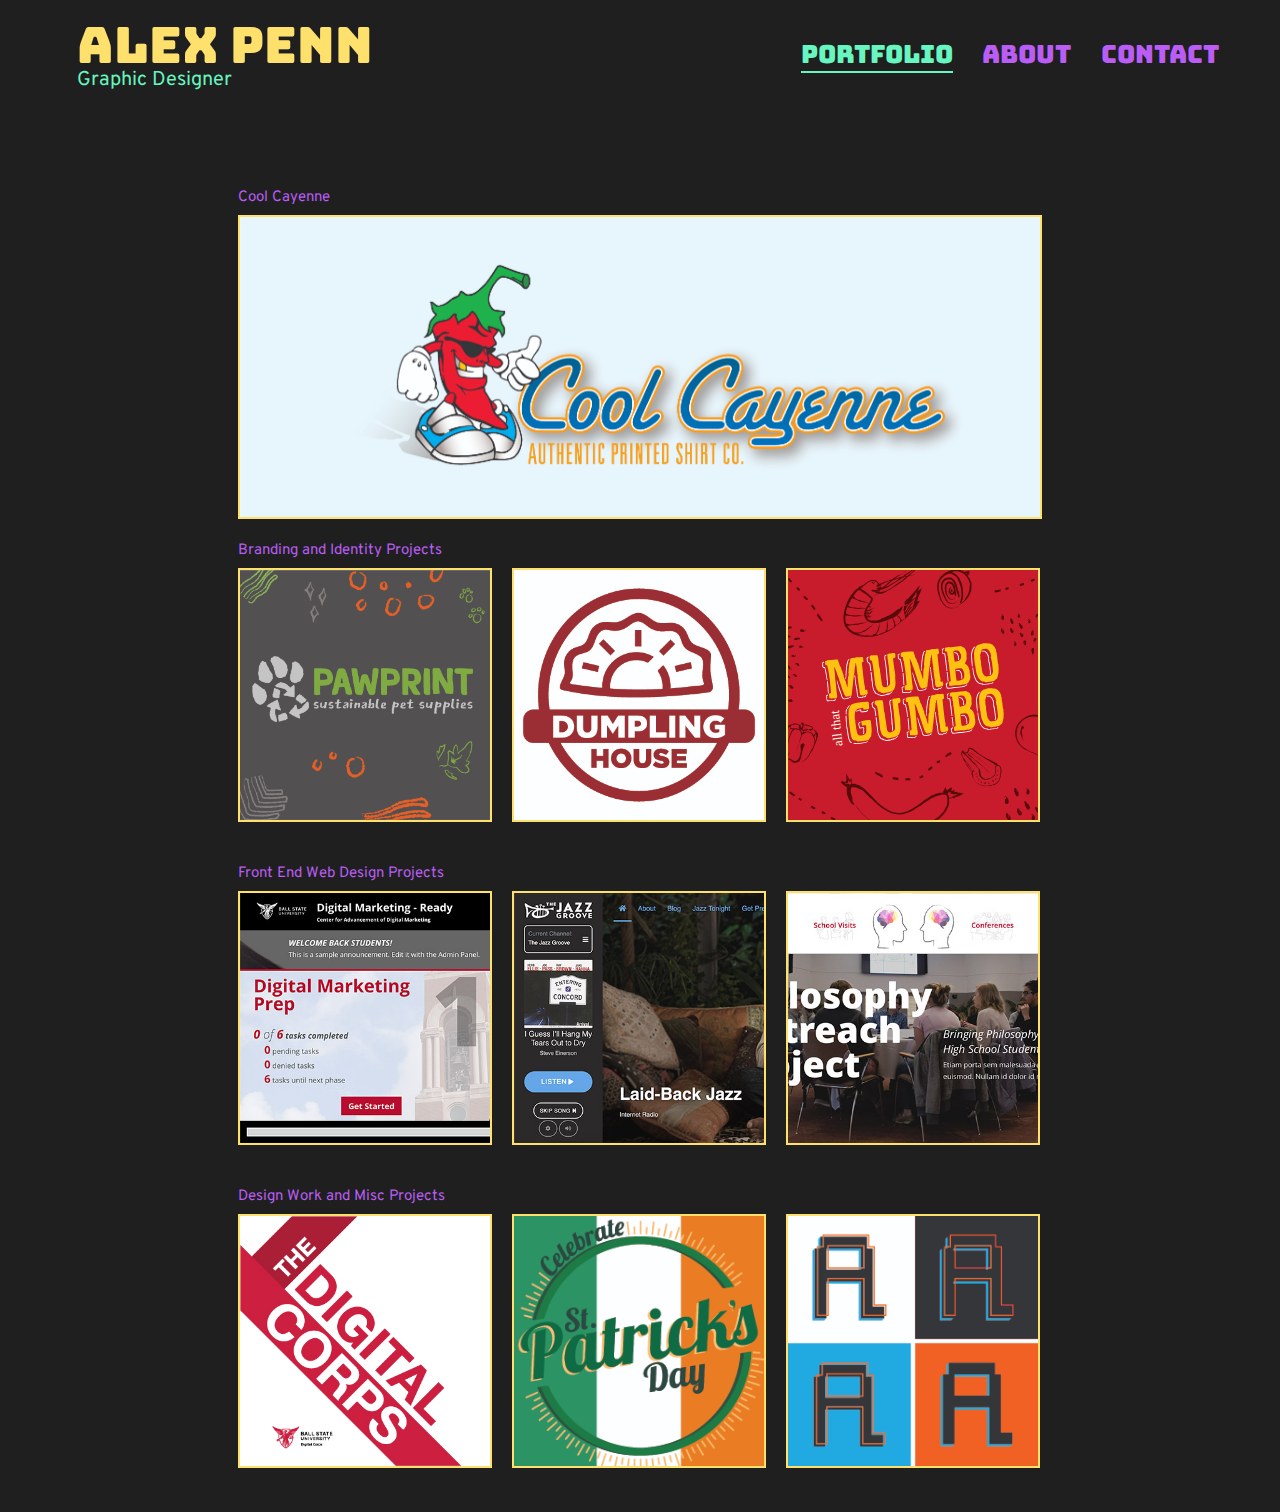
<file: index.html>
<!DOCTYPE html>
<html lang="en">
<head>
    <meta charset="UTF-8">
    <meta name="viewport" content="width=device-width, initial-scale=1.0">
    <link rel="stylesheet" href="scss/style.css">
    <link rel="stylesheet" href="scss/main.css">
    <link rel="icon" href="assets/favicon.svg">
    <link href="fonts/gomarice_no_continue.ttf" rel="stylesheet">
    <link href="https://fonts.googleapis.com/css?family=Overpass:100,300,400&display=swap" rel="stylesheet">
    <link href="https://fonts.googleapis.com/css?family=Bungee&display=swap" rel="stylesheet">

    <title>Alex Penn</title>
</head>
<body>
   

    <!-- <div class="circles"><img src="/assets/circles-2.svg" alt=""></div>
    <div class="side-circles"><img src="/assets/side-circles.svg" alt=""></div> -->
    <main>
        
        <div class="header">
            <div class="nav">
                
                    <div class="name">
                        <a class="home" href="index.html">
                            <h1>Alex Penn</h1>
                            <h3>Graphic Designer</h3>
                        </a>
                     
                    </div>

                    <div class="nav-buttons">
                        <a class="portfolio-button active-page" href="index.html">Portfolio</a>

                        <a class="about-button" href="about.html">About</a>
               
                        <a class="contact-button" href="contact.html">Contact</a>
                    </div>
        </div>
        </div>

        <section class="portfolio-content">
            <ul>

                <div class="coolcayenne">   
                    <h2 class="sectionHeaders">Cool Cayenne</h2>
                    <div>
                        <li><a href="coolcayenne.html"><img class="killme" src="portfolio/Cool Cayenne/CoolCayenne.jpeg" alt=""><span>Click to view</span></a></li>
                        
                    </div>
                </div>

                <div class="identity">   
                    <h2 class="sectionHeaders">Branding and Identity Projects</h2>
                    <div class="identityProjects">
                        <li><a href="pawprint.html"><img src="portfolio/Pawprint/paw-print-thumb.jpg" alt=""><span>Click to view</span></a></li>
                        <li><a href="dumpling-house.html"><img src="portfolio/Dumpling House/Penn-Alexandra-Dumpling-Logo-thumb.jpg" alt=""><span>Click to view</span></a></li>
                        <li><a href="mumbo-gumbo.html"><img src="portfolio/Mumbo Gumbo/gumbo-thumbnail.svg"  alt=""><span>Click to view</span></a></li>
    
                    </div>
                </div>

                

                <div class="webProjects">
                    <h2 class="sectionHeaders">Front End Web Design Projects</h2>
                    <div class="webWork">
                    <li><a href="cadma.html"><img src="portfolio/Cadma/diagonals-thumb.jpg" alt=""><span>Click to view</span></a></li>
                    <li><a href="jazz-groove.html"><img src="portfolio/Jazz Groove/Jazz-groove-thumb.jpg" alt=""><span>Click to view</span></a></li>
                    <li><a href="philosophy.html"><img src="portfolio/Philosophy Site/phil-thumb.jpg" alt=""><span>Click to view</span></a></li>
                </div>
            </div>
            
            

            <div class="misc">
                <h2 class="sectionHeaders">Design Work and Misc Projects</h2>
                <div class="miscProjects">
                    
                    <li><a href="imm-brochure.html"><img src="portfolio/Imm Brochure/immersive-thumb.jpg" alt=""><span>Click to view</span></a></li>
                    <li><a href="vertical-board.html"><img src="portfolio/Vertical Board/1080w/thumbnail-vertical.jpg" alt=""><span>Click to view</span></a></li>
                    <li><a href="font.html"><img src="portfolio/Font/1080w/Font-Thumbnail.jpg" alt=""><span>Click to view</span></a></li>

                </div>
            </div>
                
                
                
                          
            </ul>
        </section>
    </main>
    
</body>
</html>
</file>
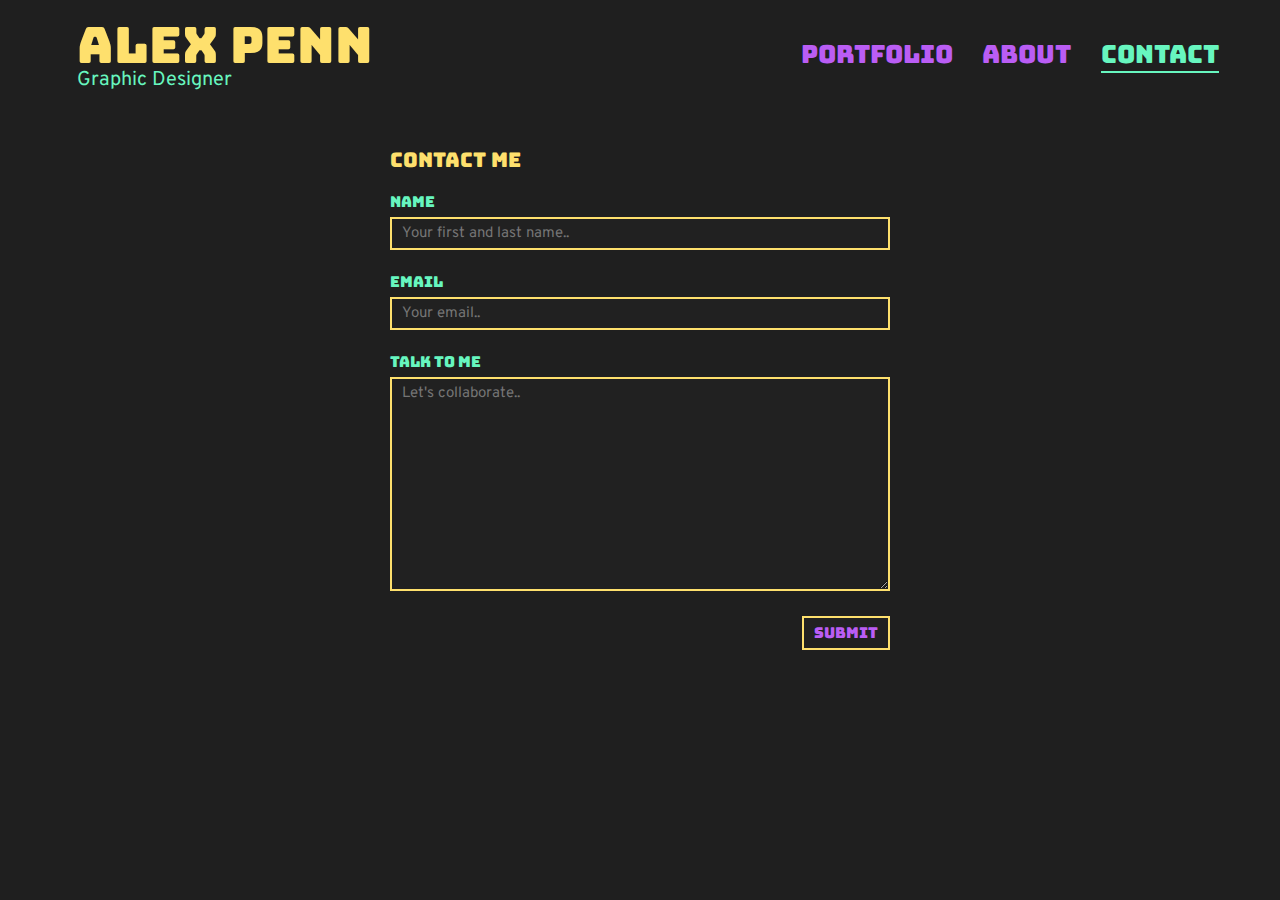
<file: contact.html>
<!DOCTYPE html>
<html lang="en">
<head>
    <meta charset="UTF-8">
    <meta name="viewport" content="width=device-width, initial-scale=1.0">
    <link rel="stylesheet" href="scss/style.css">
    <link rel="stylesheet" href="scss/main.css">
    <link rel="stylesheet" href="scss/about.css">
    <link rel="stylesheet" href="scss/contact.css">
    <link rel="icon" href="assets/favicon.svg">


    <link href="fonts/gomarice_no_continue.ttf" rel="stylesheet">
    <link href="https://fonts.googleapis.com/css?family=Overpass:300,400&display=swap" rel="stylesheet">
    <link href="https://fonts.googleapis.com/css?family=Bungee&display=swap" rel="stylesheet">

    <title>Alex Penn</title>
</head>
<body>
   
        
        <!-- <div class="circles"><img src="/assets/circles-2.svg" alt=""></div> -->
    <!-- <div class="side-circles"><img src="/assets/side-circles.svg" alt=""></div> -->

    
        <main>
            
            <div class="header">
                <div class="nav">
                    <div class="name">
                        <a class="home" href="index.html">
                            <h1>Alex Penn</h1>
                            <h3>Graphic Designer</h3>
                        </a>
                     
                    </div>
    
                        <div class="nav-buttons">
                            <a class="portfolio-button" href="index.html">Portfolio</a>
    
                            <a class="about-button" href="about.html">About</a>
                   
                            <a class="contact-button active-page" href="contact.html">Contact</a>
                        </div>
            </div>
            </div>

            <!-- <section class="contact">
                <div class="contact-container">
                    
                </div>
            </section> -->
            <section class="contact">
                <div class="contact-container">
                        <h1>Contact Me</h1>
                 
                
                 <form action="https://formspree.io/mvogwzly" method="POST">
                    <label for="name">Name</label>
                    <input class="plain" type="text" id="name" name="name" placeholder="Your first and last name..">
                
                    <label for="email">Email</label>
                    <input class="plain" type="text" id="email" name="email" placeholder="Your email..">
                
                    
                
                    <label for="subject">Talk to me</label>
                    <textarea class="plain" id="subject" name="subject" placeholder="Let's collaborate.." style="height:200px"></textarea>
                    
                    <div class="submit-div">
                        <input class="submit" type="submit" value="Submit">
                    </div>
                  </form>
                </div>
        </section>
    
</body>
</html>
</file>
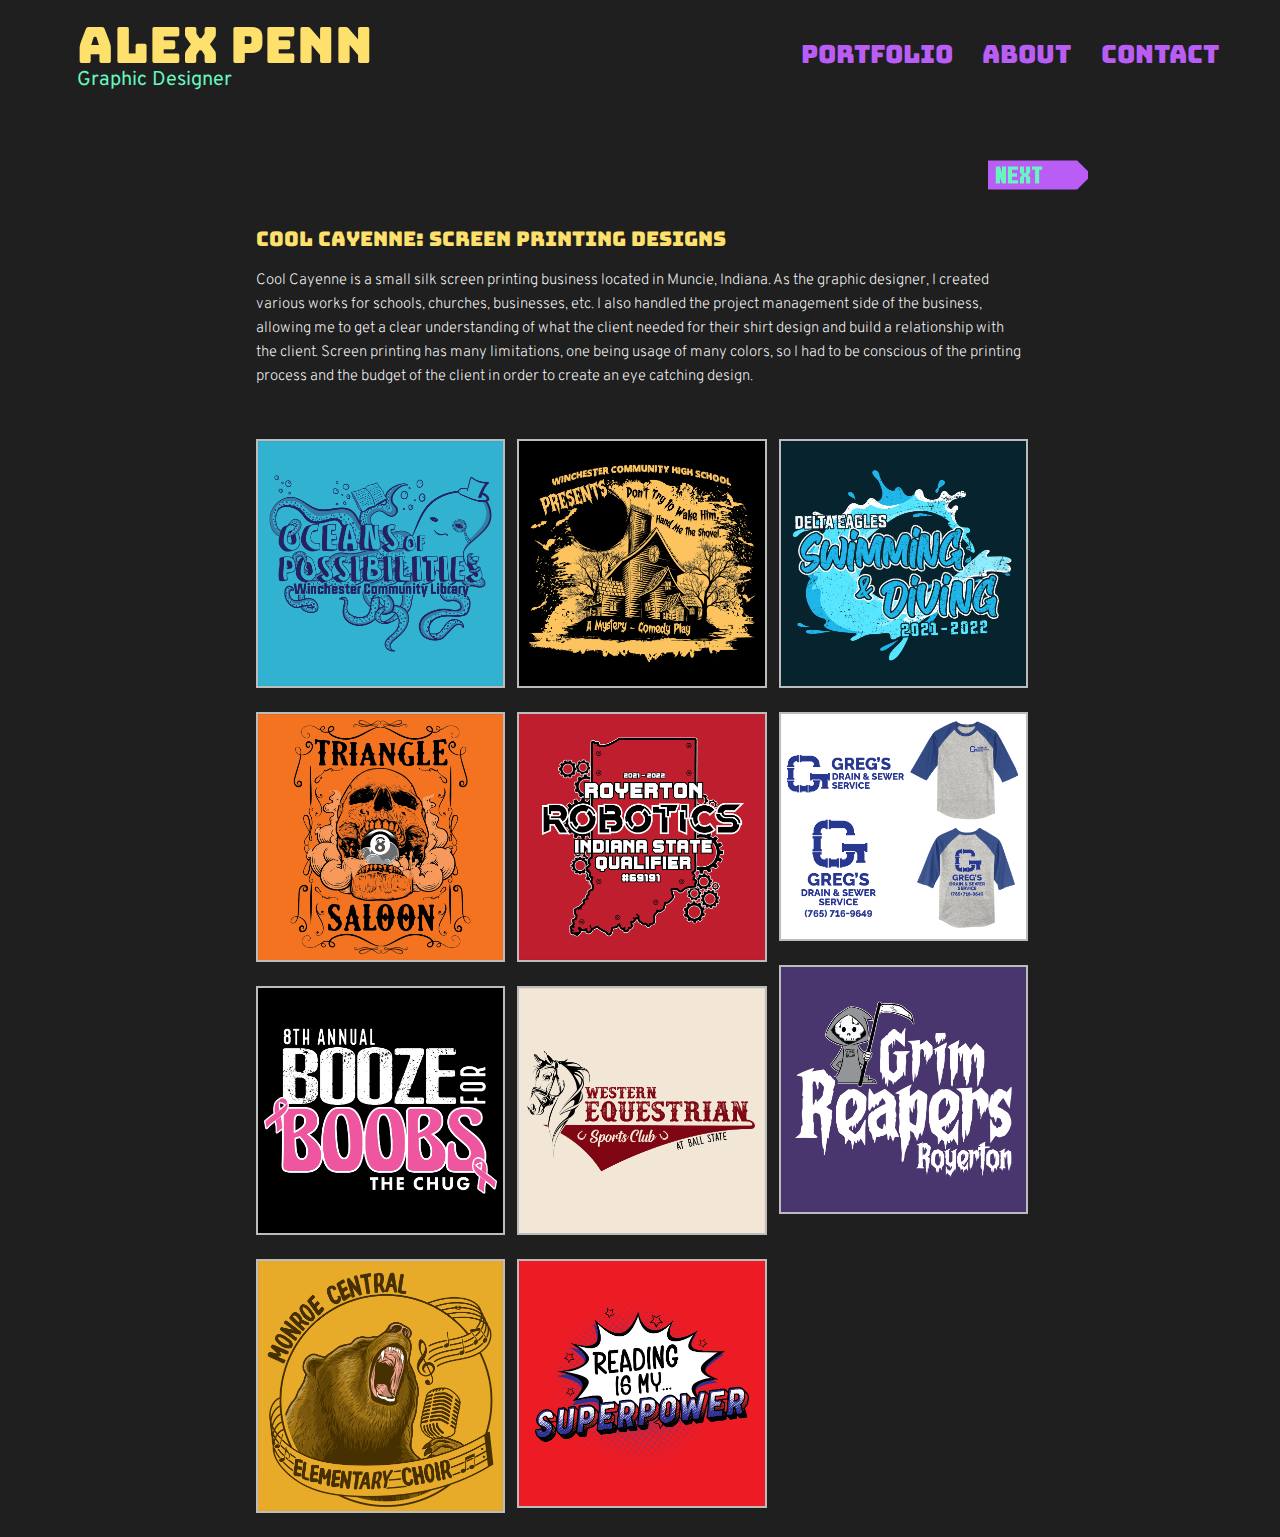
<file: coolcayenne.html>
<!DOCTYPE html>
<html lang="en">
<head>
    <meta charset="UTF-8">
    <meta name="viewport" content="width=device-width, initial-scale=1.0">
    <meta http-equiv="X-UA-Compatible" content="ie=edge">
    <link rel="stylesheet" href="scss/style.css">
   <link rel="stylesheet" href="scss/contact.scss">
    <link rel="stylesheet" href="scss/main.css">
    <link rel="stylesheet" href="scss/about.css">
    <link rel="stylesheet" href="scss/portfolio-single.css">

    <link rel="icon" href="assets/favicon.svg">

    <link href="fonts/gomarice_no_continue.ttf" rel="stylesheet">
    <link href="https://fonts.googleapis.com/css?family=Overpass:300,400&display=swap" rel="stylesheet">
    <link href="https://fonts.googleapis.com/css?family=Bungee&display=swap" rel="stylesheet">

    <title>Alex Penn</title>
</head>
<body>
    <main>
        <div class="header">
            <div class="nav">
                <div class="name">
                    <a class="home" href="index.html">
                        <h1>Alex Penn</h1>
                        <h3>Graphic Designer</h3>
                    </a>
                 
                </div>

                    <div class="nav-buttons">
                        <a class="portfolio-button " href="index.html">Portfolio</a>

                        <a class="about-button" href="about.html">About</a>
               
                        <a class="contact-button" href="contact.html">Contact</a>
                    </div>
        </div>
        </div>

        <section class="portfolio-page">

        
            <div class="arrow-buttons">
                <a href=""></a>
                <a href="pawprint.html"><img src="assets/SVG/next.svg" alt=""></a>
                </div>
                    
                    

            <div class="project-about">
                 <h1 class="project-title">Cool Cayenne: Screen Printing Designs</h1>
                 <p class="project-description">Cool Cayenne is a small silk screen printing business located in Muncie, Indiana. As the graphic designer, I created various works for schools, churches, businesses, etc. I also handled the project management side of the business, allowing me to get a clear understanding of what the client needed for their shirt design and build a relationship with the client. Screen printing has many limitations, one being usage of many colors, so I had to be conscious of the printing process and the budget of the client in order to create an eye catching design. </p>
             </div>   

             <div class="cool-project">

                
                <img src="portfolio/Cool Cayenne/OceanofPoss_Design_PROOF.png" alt="Ocean on Possibilities">
                <!-- <img src="portfolio/Cool Cayenne/ChristyBilby_5k_design.jpeg" alt="Chrisy Bilby">  -->
                <img src="portfolio/Cool Cayenne/NewShirtDesign.png" alt="Triangle Saloon"> 
                <img src="portfolio/Cool Cayenne/BoozeForBoobs_PROOFpng.png" alt="Booze For Boobs"> 
                <!-- <img src="portfolio/Cool Cayenne/DHSCHOIR_PROOF.jpeg" alt="DHS Choir"> -->
                <img src="portfolio/Cool Cayenne/MCEChoir.png" alt="MCE Choir">
                <img src="portfolio/Cool Cayenne/DontWakeHim.png" alt="Don't Wake Him">
                <!-- <img src="portfolio/Cool Cayenne/" alt="Bee Happy"> -->
                <!-- <img src="portfolio/Cool Cayenne/DelcomFoodService-designs.jpeg" alt="Free Meals">  -->
                <img src="portfolio/Cool Cayenne/RoyertonState_PROOF.png" alt="Royerton State">
                <img src="portfolio/Cool Cayenne/Equestrian_PROOF.png" alt="Equestrian Club">
                <!-- <img src="portfolio/Cool Cayenne/SpellBowl2021.jpeg" alt="Albany Spell Bowl"> -->
                <img src="portfolio/Cool Cayenne/ReadingSuperPower.png" alt="Read-A-Thon">
                <img src="portfolio/Cool Cayenne/SwimmingDivingTeamShirtv2.png" alt="Delta Swimming"> 
                <img src="portfolio/Cool Cayenne/GregsNew_PROOF.png" alt="Gregs Plumbing">
                <img src="portfolio/Cool Cayenne/GrimReapers_PROOF.png" alt="Grim Reapers Robotics">    

 
 
 
 
 

 

                
                

               <!-- <img src="/portfolio/Pawprint/IdentitySystem-Deliverable/1080w/identity.jpg" alt="">
               <img src="/portfolio/Pawprint/SinageSystem-Deliverable/1080w/sinage.jpg" alt="">
               <img src="/portfolio/Pawprint/Website-Deliverable/1080w/website.jpg" alt="">
               <img src="/portfolio/Pawprint/OutdoorAdvertising-Deliverable/1080w/outdoor.jpg" alt="">
               <img src="/portfolio/Pawprint/OnlineAd-Deliverable/1080w/online-ad.jpg" alt="">
                -->
             </div>

             
                
        </section>
    </main>
    
</body>
</html>
</file>
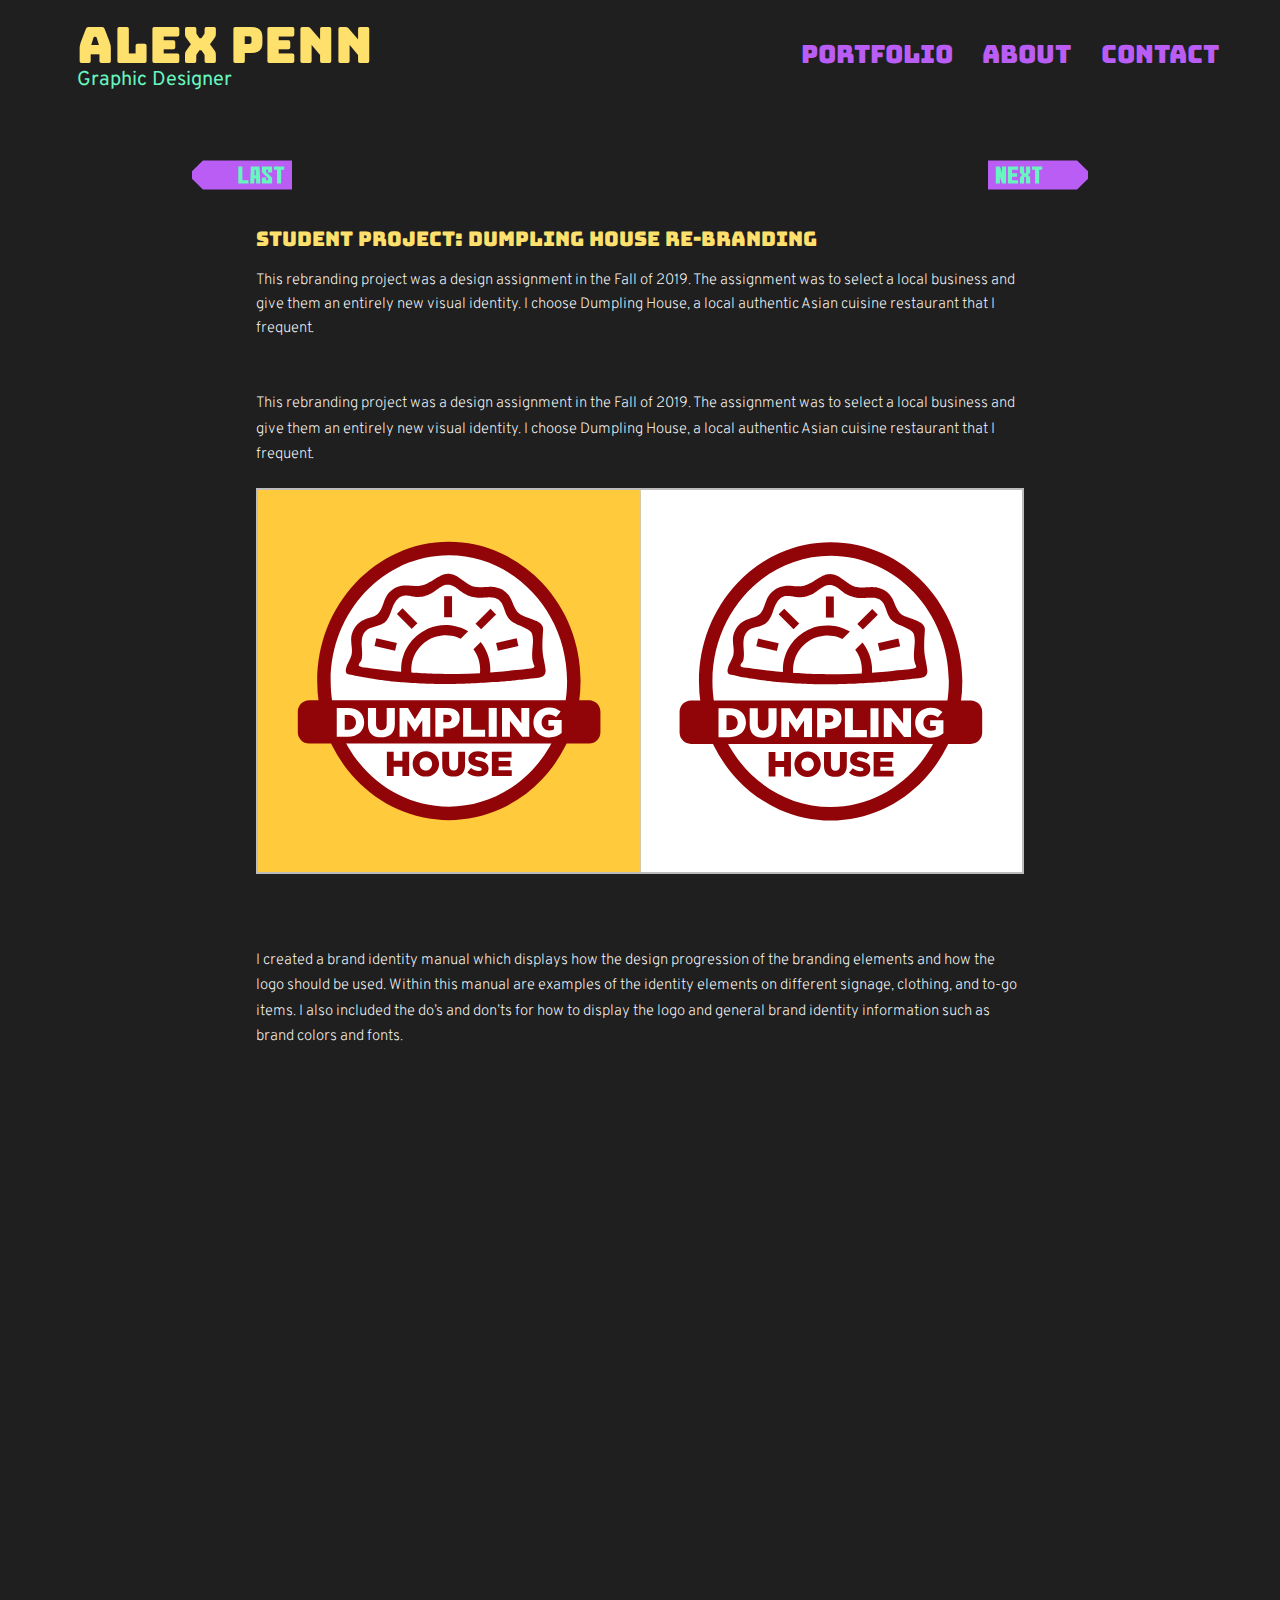
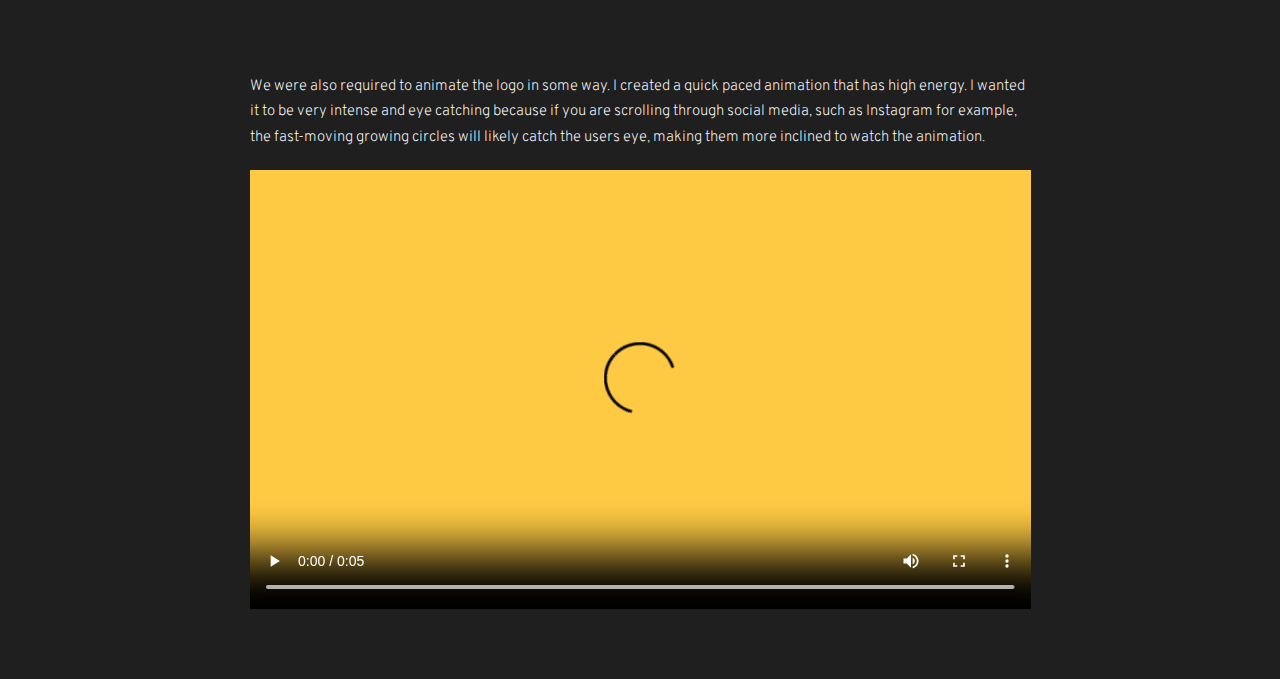
<file: dumpling-house.html>
<!DOCTYPE html>
<html lang="en">
<head>
    <meta charset="UTF-8">
    <meta name="viewport" content="width=device-width, initial-scale=1.0">
    <meta http-equiv="X-UA-Compatible" content="ie=edge">
    <link rel="stylesheet" href="scss/style.css">
   <link rel="stylesheet" href="scss/contact.scss">
    <link rel="stylesheet" href="scss/main.css">
    <link rel="stylesheet" href="scss/about.css">
    <link rel="stylesheet" href="scss/portfolio-single.css">
    <link rel="icon" href="assets/favicon.svg">


    <link href="fonts/gomarice_no_continue.ttf" rel="stylesheet">
    <link href="https://fonts.googleapis.com/css?family=Overpass:300,400&display=swap" rel="stylesheet">
    <link href="https://fonts.googleapis.com/css?family=Bungee&display=swap" rel="stylesheet">

    <title>Alex Penn</title>
</head>
<body>
    <main>
        <div class="header">
            <div class="nav">
                <div class="name">
                    <a class="home" href="index.html">
                        <h1>Alex Penn</h1>
                        <h3>Graphic Designer</h3>
                    </a>
                 
                </div>

                    <div class="nav-buttons">
                        <a class="portfolio-button " href="index.html">Portfolio</a>

                        <a class="about-button" href="about.html">About</a>
               
                        <a class="contact-button" href="contact.html">Contact</a>
                    </div>
        </div>
        </div>

        <section class="portfolio-page">

        
            <div class="arrow-buttons">
                <a href="pawprint.html"><img src="assets/SVG/last.svg" alt=""></a>
                <a href="mumbo-gumbo.html"><img src="assets/SVG/next.svg" alt=""></a>
                </div>
                    
                    

            <div class="project-about">
                 <h1 class="project-title">Student Project: Dumpling House Re-Branding </h1>
                 <p class="project-description">This rebranding project was a design assignment in the Fall of 2019. The assignment was to select a local business and give them an entirely new visual identity. I choose Dumpling House, a local authentic Asian cuisine restaurant that I frequent.</p>
             </div>   

             <div class="project-photos">

                <p class="project-description1">This rebranding project was a design assignment in the Fall of 2019. The assignment was to select a local business and give them an entirely new visual identity. I choose Dumpling House, a local authentic Asian cuisine restaurant that I frequent.</p>

                <img src="portfolio/Dumpling House/dumpling-logo-yellow.svg" alt="">

                <p class="project-description1">I created a brand identity manual which displays how the design progression of the branding elements and how the logo should be used. Within this manual are examples of the identity elements on different signage, clothing, and to-go items. I also included the do’s and don’ts for how to display the logo and general brand identity information such as brand colors and fonts.</p>

               <iframe src="portfolio/Dumpling House/Penn-Alexandra-Brand-Guidelines.pdf" frameborder="0"></iframe>
               
             </div>
             <div class="videos">

                <p class="project-description1">We were also required to animate the logo in some way. I created a quick paced animation that has high energy. I wanted it to be very intense and eye catching because if you are scrolling through social media, such as Instagram for example, the fast-moving growing circles will likely catch the users eye, making them more inclined to watch the animation.</p>
                <video width="720" height="480" controls="controls" 
                name="Dumpling House Logo Animation" src="portfolio/Dumpling House/Penn-Alexandra-Logo-Animation.mp4"></video>

                <!-- <video width="720" height="480" controls="controls" 
                name="CADMA Icons" src="/photos/cadma/cadma-720/cadma-icon-click-720.mov"></video> -->

            </div> 

            <!-- <iframe class="pdfs" src="/portfolio/Imm Brochure/immersive-brochure-finished.jpg" height="1000" width="1000"></iframe> -->


           

        </section>
    </main>
    
</body>
</html>
</file>
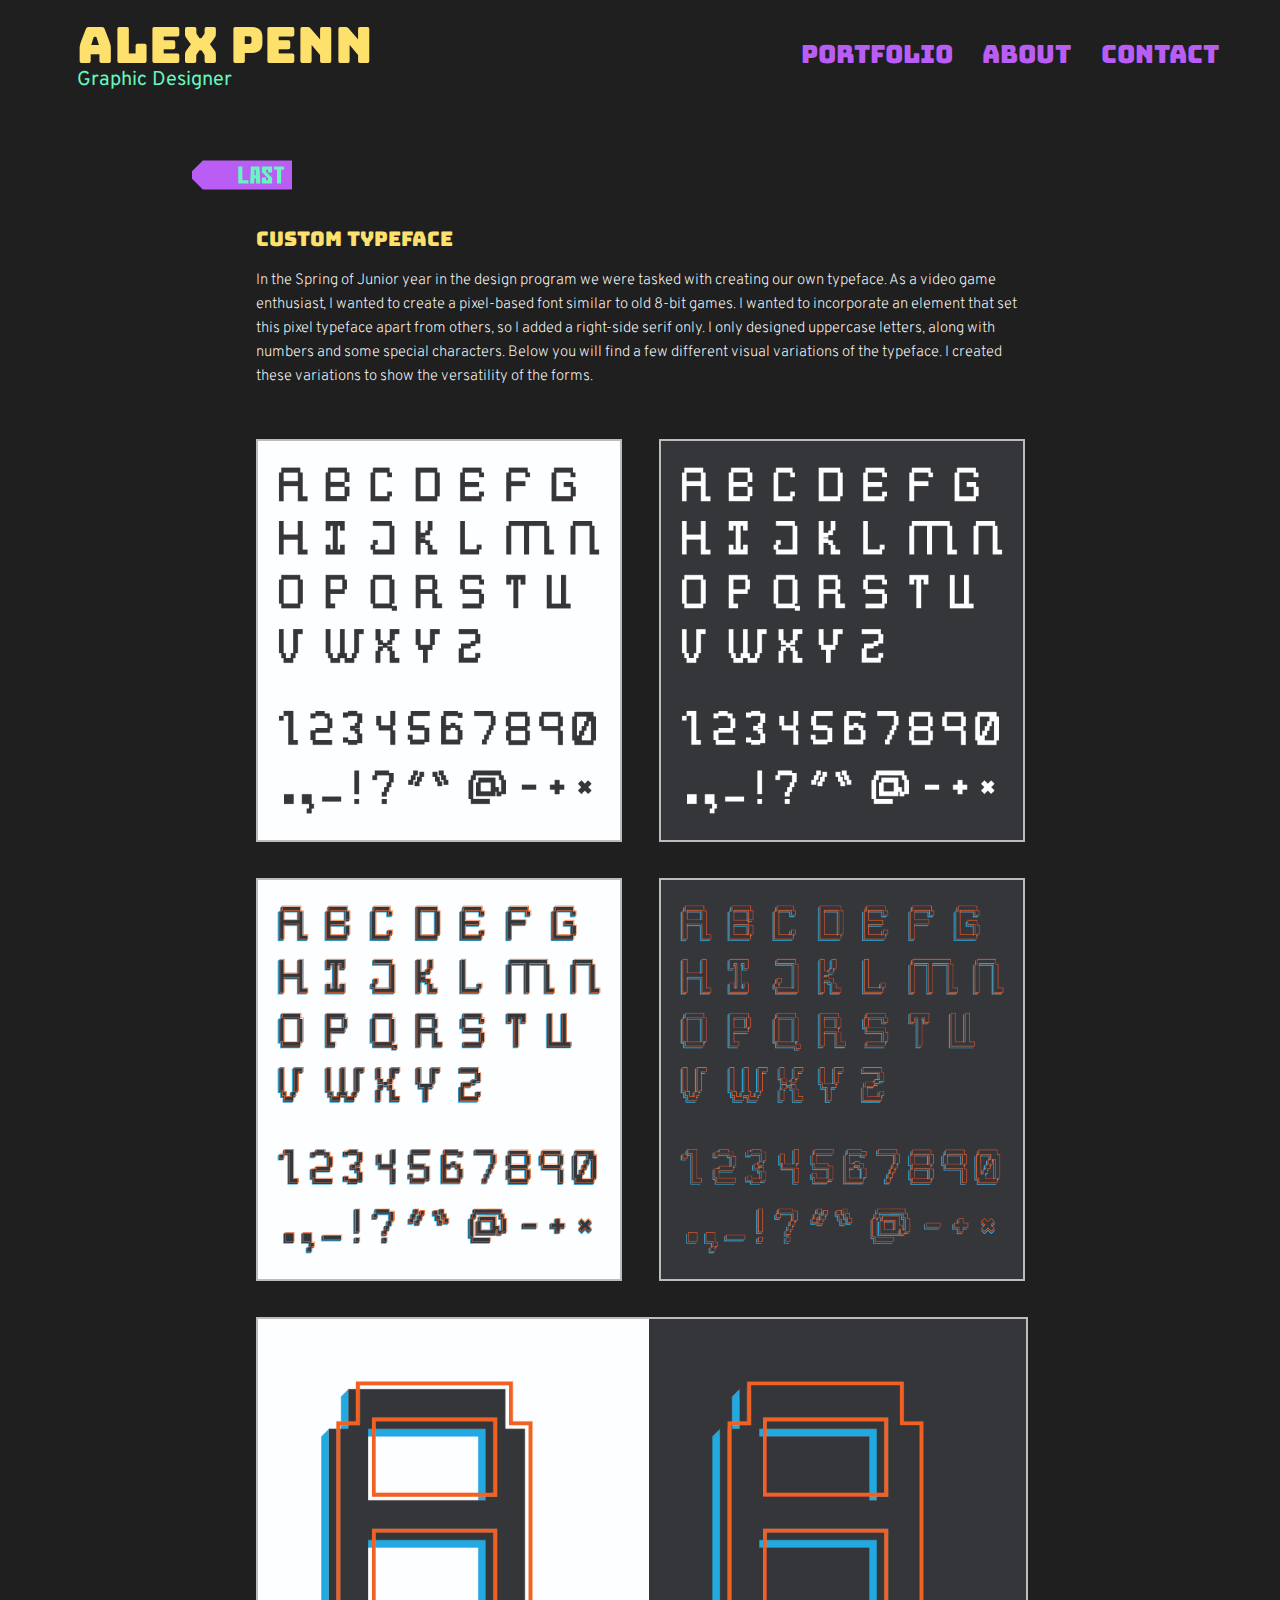
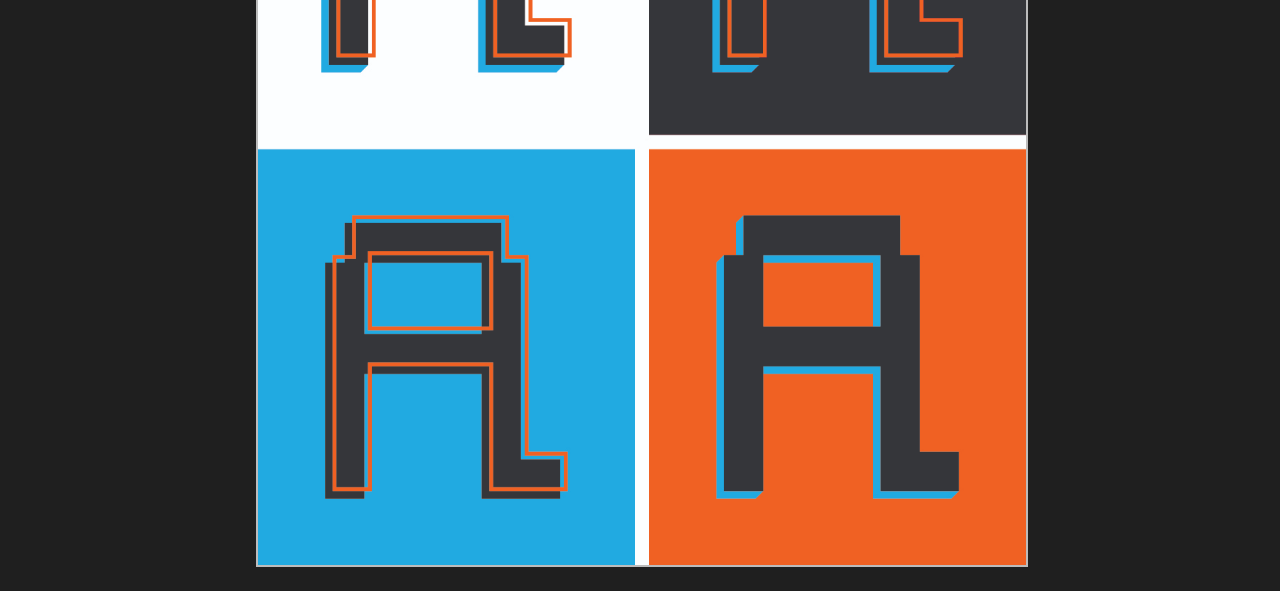
<file: font.html>
<!DOCTYPE html>
<html lang="en">
<head>
    <meta charset="UTF-8">
    <meta name="viewport" content="width=device-width, initial-scale=1.0">
    <meta http-equiv="X-UA-Compatible" content="ie=edge">
    <link rel="stylesheet" href="scss/style.css">
   <link rel="stylesheet" href="scss/contact.scss">
    <link rel="stylesheet" href="scss/main.css">
    <link rel="stylesheet" href="scss/about.css">
    <link rel="stylesheet" href="scss/portfolio-single.css">
    <link rel="icon" href="assets/favicon.svg">


    <link href="fonts/gomarice_no_continue.ttf" rel="stylesheet">
    <link href="https://fonts.googleapis.com/css?family=Overpass:300,400&display=swap" rel="stylesheet">
    <link href="https://fonts.googleapis.com/css?family=Bungee&display=swap" rel="stylesheet">

    <title>Alex Penn</title>
</head>
<body>
    <main>
        <div class="header">
            <div class="nav">
                <div class="name">
                    <a class="home" href="index.html">
                        <h1>Alex Penn</h1>
                        <h3>Graphic Designer</h3>
                    </a>
                 
                </div>

                    <div class="nav-buttons">
                        <a class="portfolio-button " href="index.html">Portfolio</a>

                        <a class="about-button" href="about.html">About</a>
               
                        <a class="contact-button" href="contact.html">Contact</a>
                    </div>
        </div>
        </div>

        <section class="portfolio-page">

        
            <div class="arrow-buttons">
                <a href="vertical-board.html"><img src="assets/SVG/last.svg" alt=""></a>
                <a class="inactive" href=""><img src="assets/SVG/next.svg" alt=""></a>
                </div>
                    
                    

            <div class="project-about">
                 <h1 class="project-title">Custom Typeface</h1>
                 <p class="project-description">In the Spring of Junior year in the design program we were tasked with creating our own typeface. As a video game enthusiast, I wanted to create a pixel-based font similar to old 8-bit games. I wanted to incorporate an element that set this pixel typeface apart from others, so I added a right-side serif only. I only designed uppercase letters, along with numbers and some special characters. Below you will find a few different visual variations of the typeface. I created these variations to show the versatility of the forms.</p>
             </div>   

             <div class="project-photos">
                <!-- <iframe src="/portfolio/Pawprint/all-deliverables.pdf" alt=""> -->
               
               <!-- <iframe src="/portfolio/Dumpling House/Penn-Alexandra-Brand-Guidelines.pdf" frameborder="0"></iframe> -->
              <div class="plainFont">
                <img src="portfolio/Font/1080w/Font-Plain.jpg" alt="">
                <img src="portfolio/Font/1080w/Font-Plain-onBlack.jpg" alt="">
              </div>

              <div class="detailedFont">
                <img src="portfolio/Font/1080w/Font-Detailed-Light-BG.jpg" alt="">
                <img src="portfolio/Font/1080w/Font-Detailed-Dark-BG.jpg" alt="">
                
              </div>


                <img src="portfolio/Font/1080w/Font-Color-Variations.jpg" alt="">
             </div>
             

        </section>
    </main>
    
</body>
</html>
</file>
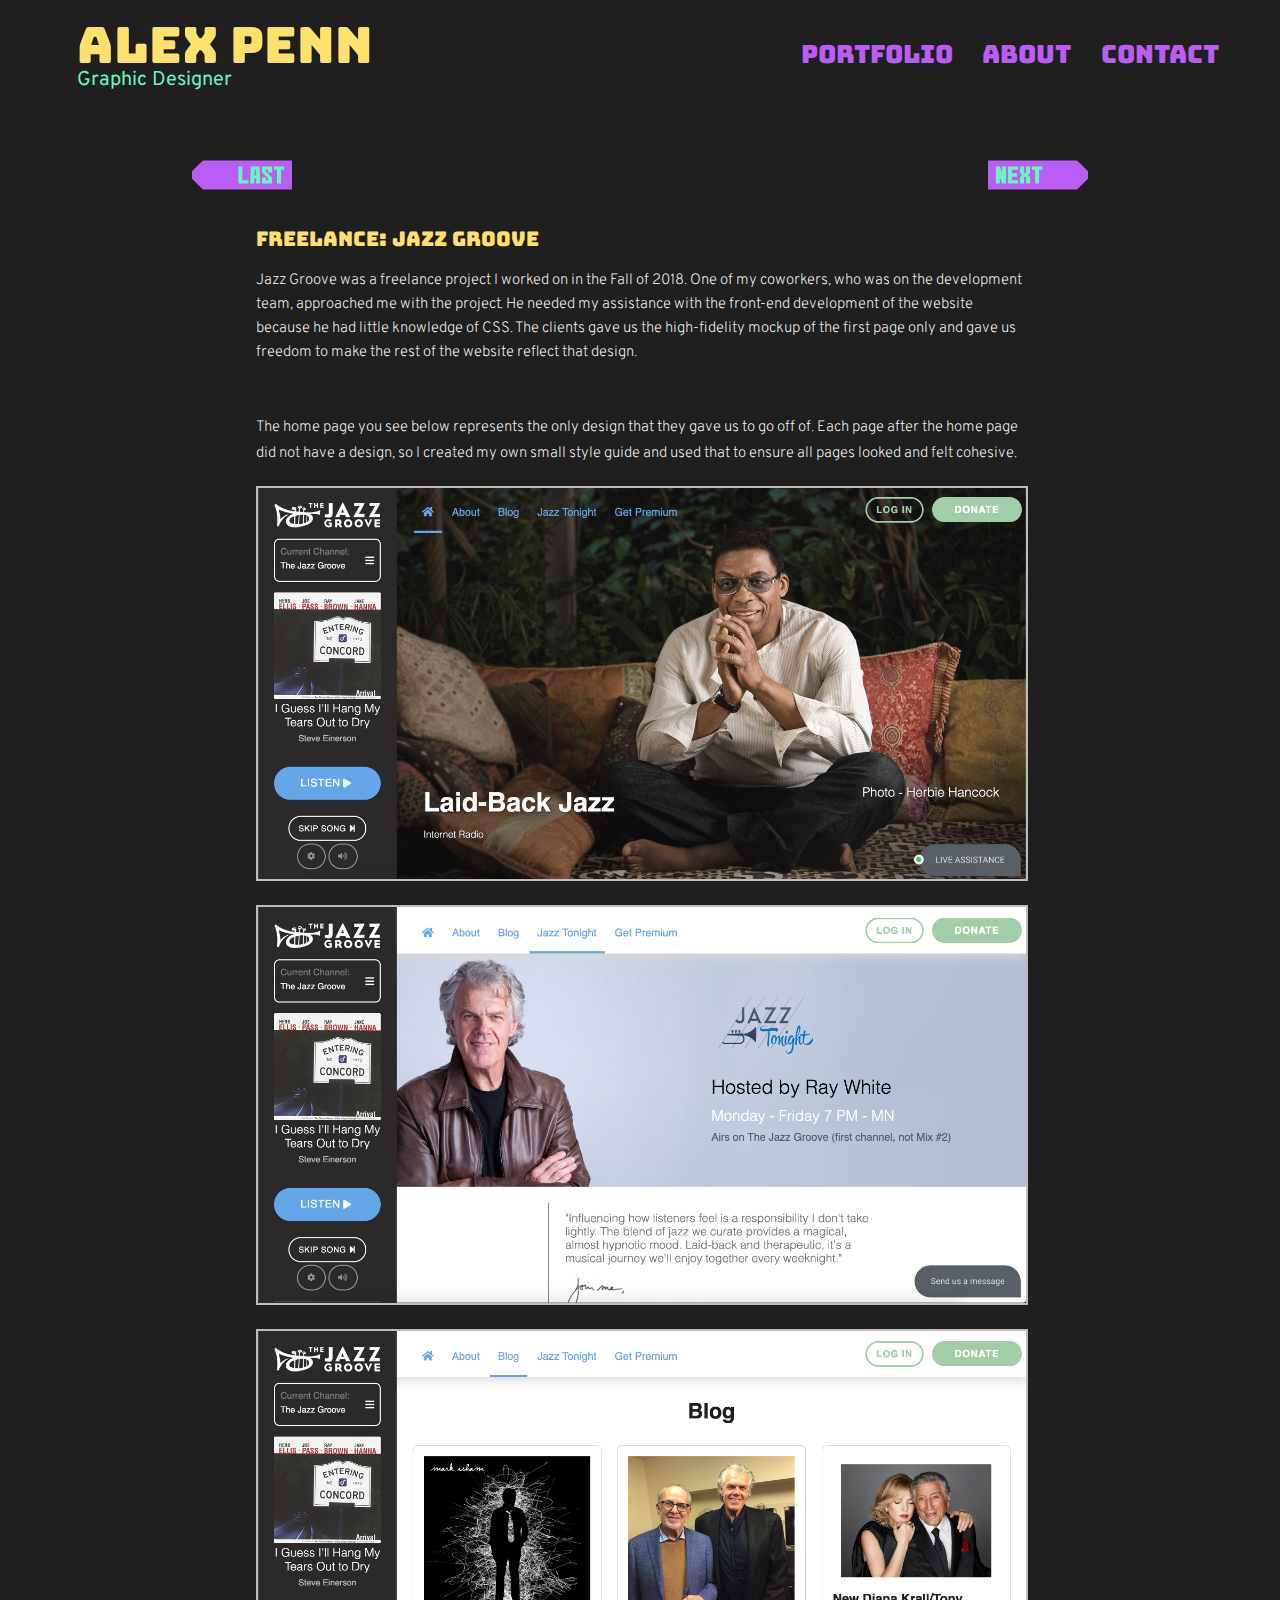
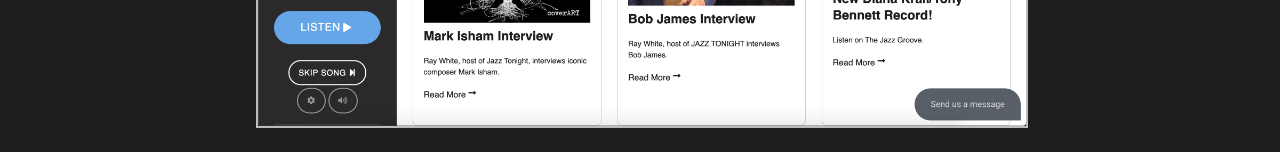
<file: jazz-groove.html>
<!DOCTYPE html>
<html lang="en">
<head>
    <meta charset="UTF-8">
    <meta name="viewport" content="width=device-width, initial-scale=1.0">
    <meta http-equiv="X-UA-Compatible" content="ie=edge">
    <link rel="stylesheet" href="scss/style.css">
   <link rel="stylesheet" href="scss/contact.scss">
    <link rel="stylesheet" href="scss/main.css">
    <link rel="stylesheet" href="scss/about.css">
    <link rel="stylesheet" href="scss/portfolio-single.css">

    <link rel="icon" href="assets/favicon.svg">

    <link href="fonts/gomarice_no_continue.ttf" rel="stylesheet">
    <link href="https://fonts.googleapis.com/css?family=Overpass:300,400&display=swap" rel="stylesheet">
    <link href="https://fonts.googleapis.com/css?family=Bungee&display=swap" rel="stylesheet">

    <title>Alex Penn</title>
</head>
<body>
    <main>
        <div class="header">
            <div class="nav">
                <div class="name">
                    <a class="home" href="index.html">
                        <h1>Alex Penn</h1>
                        <h3>Graphic Designer</h3>
                    </a>
                 
                </div>

                    <div class="nav-buttons">
                        <a class="portfolio-button" href="index.html">Portfolio</a>

                        <a class="about-button" href="about.html">About</a>
               
                        <a class="contact-button" href="contact.html">Contact</a>
                    </div>
        </div>
        </div>

        <section class="portfolio-page">

        
            <div class="arrow-buttons">
                <a href="cadma.html"><img src="assets/SVG/last.svg" alt=""></a>
                <a href="philosophy.html"><img src="assets/SVG/next.svg" alt=""></a>
                </div>
                    
                    

            <div class="project-about">
                 <h1 class="project-title">Freelance: Jazz Groove </h1>
                 <p class="project-description"> Jazz Groove was a freelance project I worked on in the Fall of 2018. One of my coworkers, who was on the development team, approached me with the project. He needed my assistance with the front-end development of the website because he had little knowledge of CSS. The clients gave us the high-fidelity mockup of the first page only and gave us freedom to make the rest of the website reflect that design.

                </p>
             </div>   

             <div class="project-photos">

                <p class="project-description1">The home page you see below represents the only design that they gave us to go off of. Each page after the home page did not have a design, so I created my own small style guide and used that to ensure all pages looked and felt cohesive.</p>
                <img src="portfolio/Jazz Groove/Jazz-groove.jpg" alt="">

               <img src="portfolio/Jazz Groove/2page.jpg" alt="">
               <img src="portfolio/Jazz Groove/blog.jpg" alt="">
             </div>
             <!-- <div class="videos">
                <video width="720" height="480" controls="controls" 
                name="CADMA Diagonals" src="/photos/cadma/cadma-720/cadma-diagonal-video-720.mov"></video>

                <video width="720" height="480" controls="controls" 
                name="CADMA Icons" src="/photos/cadma/cadma-720/cadma-icon-click-720.mov"></video>

            </div> --> 

            <!-- <iframe class="pdfs" src="/portfolio/Imm Brochure/immersive-brochure-finished.jpg" height="1000" width="1000"></iframe> -->


           

        </section>
    </main>
    
</body>
</html>
</file>
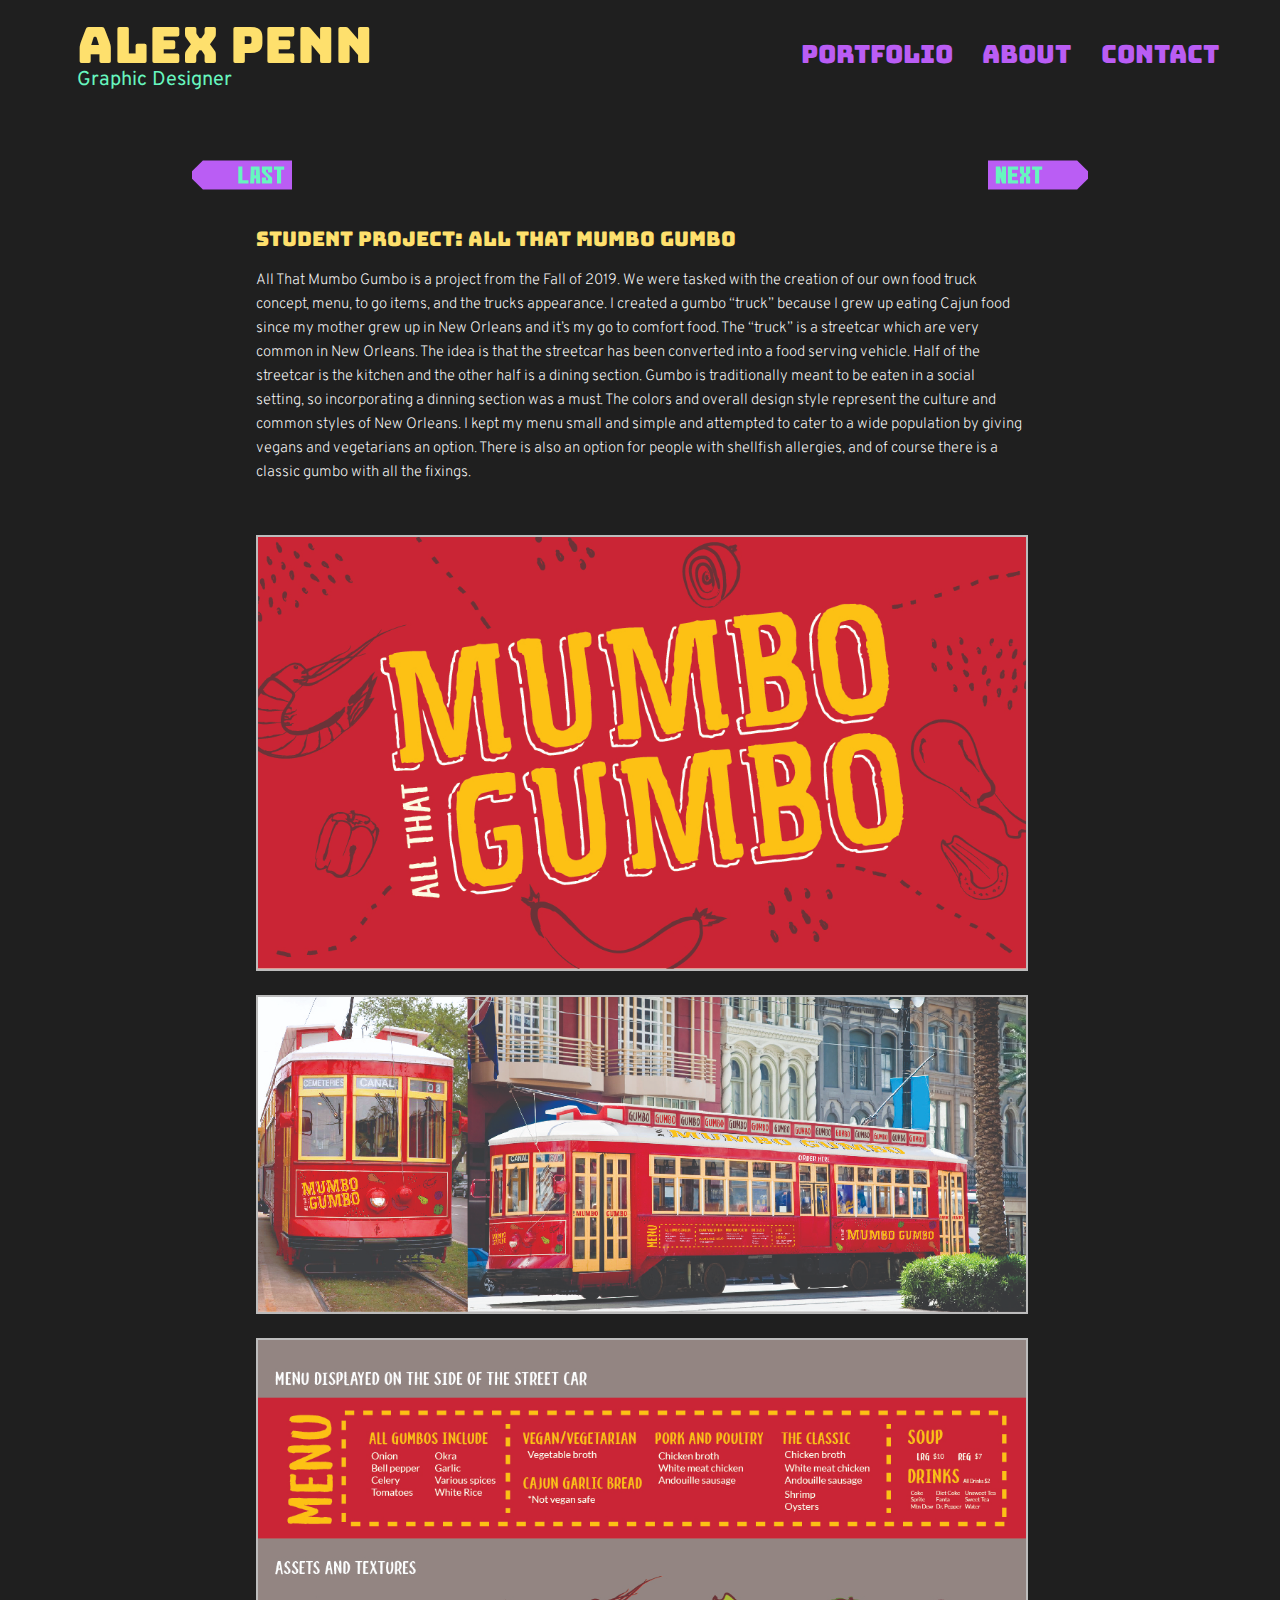
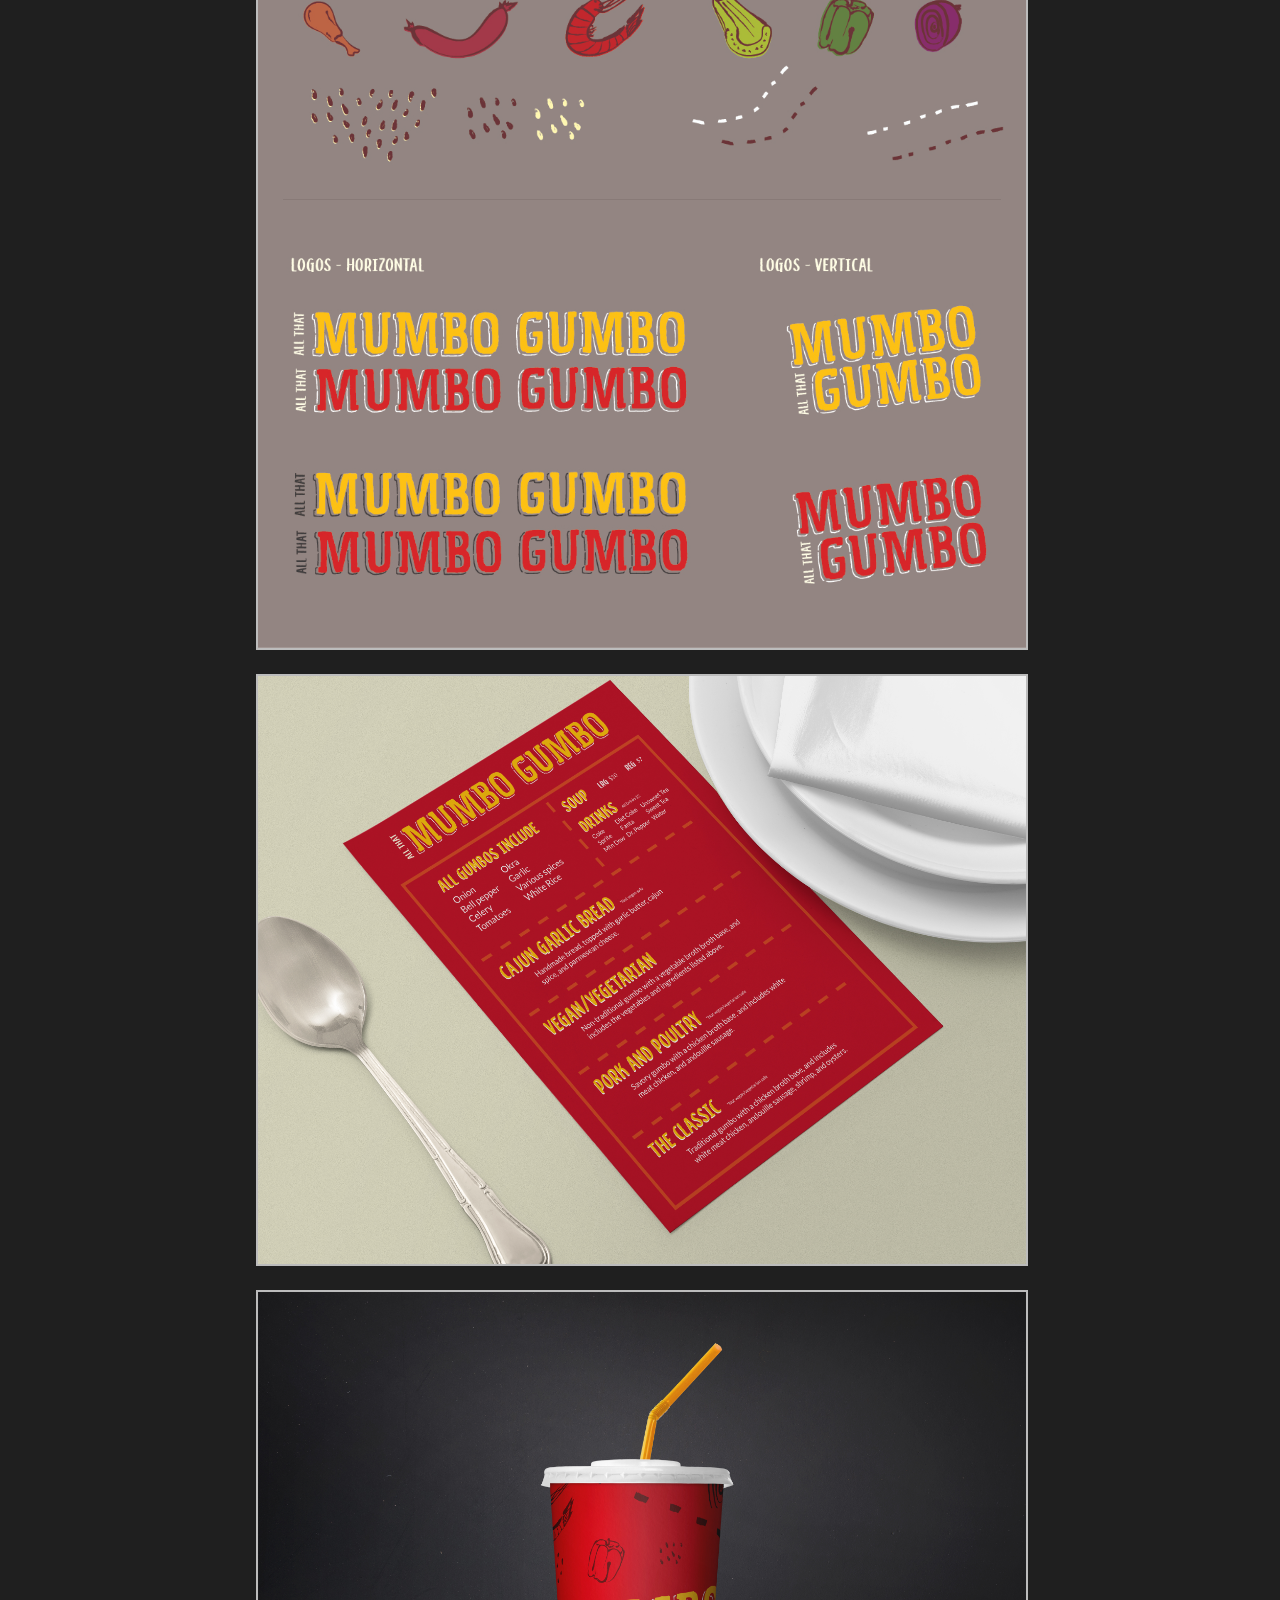
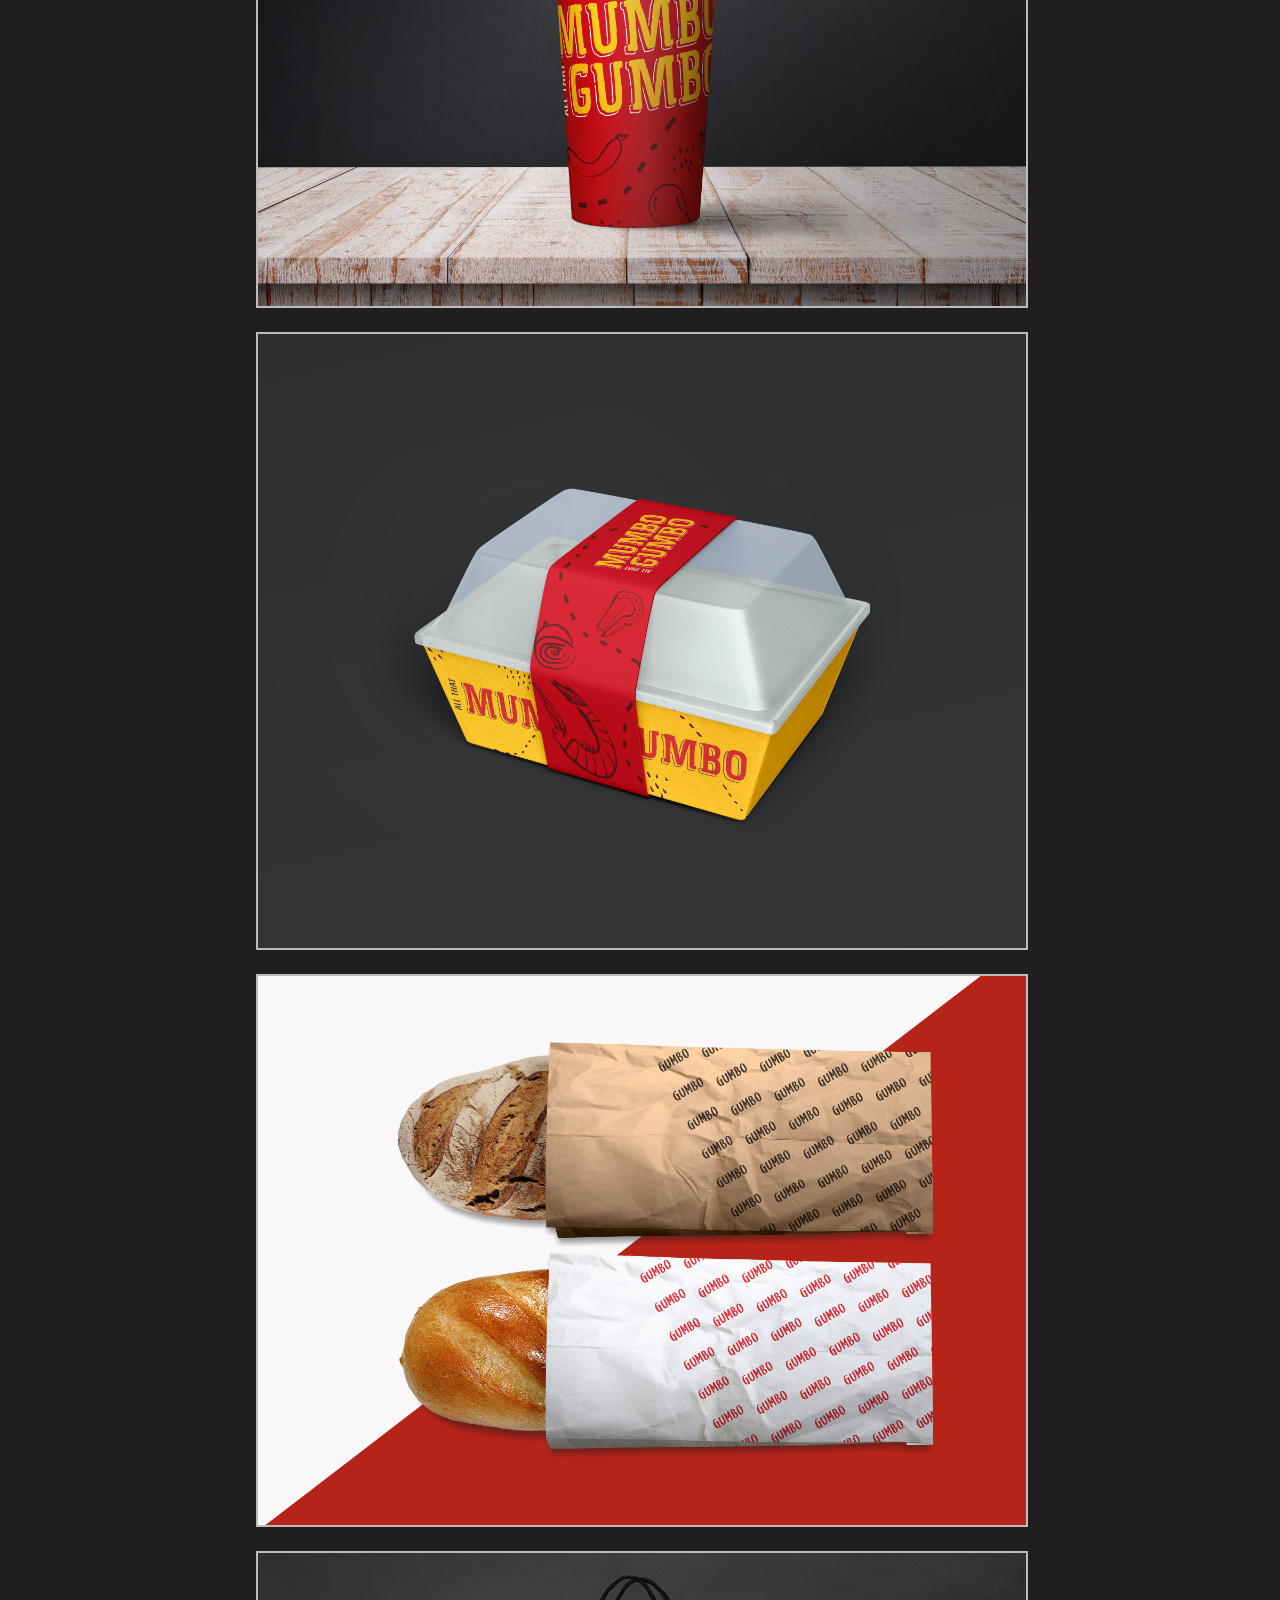
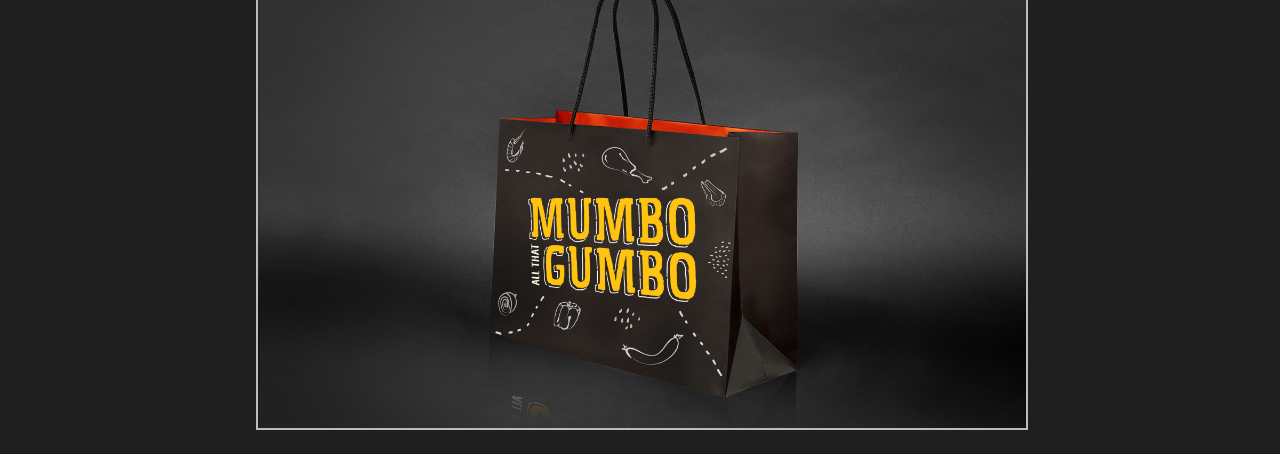
<file: mumbo-gumbo.html>
<!DOCTYPE html>
<html lang="en">
<head>
    <meta charset="UTF-8">
    <meta name="viewport" content="width=device-width, initial-scale=1.0">
    <meta http-equiv="X-UA-Compatible" content="ie=edge">
    <link rel="stylesheet" href="scss/style.css">
   <link rel="stylesheet" href="scss/contact.scss">
    <link rel="stylesheet" href="scss/main.css">
    <link rel="stylesheet" href="scss/about.css">
    <link rel="stylesheet" href="scss/portfolio-single.css">
    <link rel="icon" href="assets/favicon.svg">


    <link href="fonts/gomarice_no_continue.ttf" rel="stylesheet">
    <link href="https://fonts.googleapis.com/css?family=Overpass:300,400&display=swap" rel="stylesheet">
    <link href="https://fonts.googleapis.com/css?family=Bungee&display=swap" rel="stylesheet">

    <title>Alex Penn</title>
</head>
<body>
    <main>
        <div class="header">
            <div class="nav">
                <div class="name">
                    <a class="home" href="index.html">
                        <h1>Alex Penn</h1>
                        <h3>Graphic Designer</h3>
                    </a>
                 
                </div>

                    <div class="nav-buttons">
                        <a class="portfolio-button" href="index.html">Portfolio</a>

                        <a class="about-button" href="about.html">About</a>
               
                        <a class="contact-button" href="contact.html">Contact</a>
                    </div>
        </div>
        </div>

        <section class="portfolio-page">

        
            <div class="arrow-buttons">
                <a href="dumpling-house.html"><img src="assets/SVG/last.svg" alt=""></a>
                <a href="cadma.html"><img src="assets/SVG/next.svg" alt=""></a>
                </div>
                    
                    

            <div class="project-about ">
                 <h1 class="project-title">Student Project: All That Mumbo Gumbo </h1>
                 <p class="project-description"> All That Mumbo Gumbo is a project from the Fall of 2019. We were tasked with the creation of our own food truck concept, menu, to go items, and the trucks appearance. I created a gumbo “truck” because I grew up eating Cajun food since my mother grew up in New Orleans and it’s my go to comfort food. The “truck” is a streetcar which are very common in New Orleans. The idea is that the streetcar has been converted into a food serving vehicle. Half of the streetcar is the kitchen and the other half is a dining section. Gumbo is traditionally meant to be eaten in a social setting, so incorporating a dinning section was a must. The colors and overall design style represent the culture and common styles of New Orleans. I kept my menu small and simple and attempted to cater to a wide population by giving vegans and vegetarians an option. There is also an option for people with shellfish allergies, and of course there is a classic gumbo with all the fixings.</p>
             </div>   

             <div class="project-photos">
                 <img src="portfolio/Mumbo Gumbo/new-jpgs/1080w/logo and assets.jpg" alt="">
                 <img src="portfolio/Mumbo Gumbo/new-jpgs/1080w/whole-trolley.jpg" alt="">
                 <img src="portfolio/Mumbo Gumbo/new-jpgs/1080w/trolley-side-menu-assets.jpg" alt="">
                 <img src="portfolio/Mumbo Gumbo/new-jpgs/menu-mockup.jpg" alt="">
                 <img src="portfolio/Mumbo Gumbo/new-jpgs/ToGo-Cup.jpg" alt="">
                 <img src="portfolio/Mumbo Gumbo/new-jpgs/ToGo-Container.jpg" alt="">
                 <img src="portfolio/Mumbo Gumbo/new-jpgs/Bread-to-go.jpg" alt="">
                 <img src="portfolio/Mumbo Gumbo/new-jpgs/ToGo-Bag.jpg" alt="">
             </div>
             <!-- <div class="videos">
                <video width="720" height="480" controls="controls" 
                name="CADMA Diagonals" src="/photos/cadma/cadma-720/cadma-diagonal-video-720.mov"></video>

                <video width="720" height="480" controls="controls" 
                name="CADMA Icons" src="/photos/cadma/cadma-720/cadma-icon-click-720.mov"></video>

            </div> --> 

            <!-- <iframe class="pdfs" src="/portfolio/Imm Brochure/immersive-brochure-finished.jpg" height="1000" width="1000"></iframe> -->


           

        </section>
    </main>
    
</body>
</html>
</file>
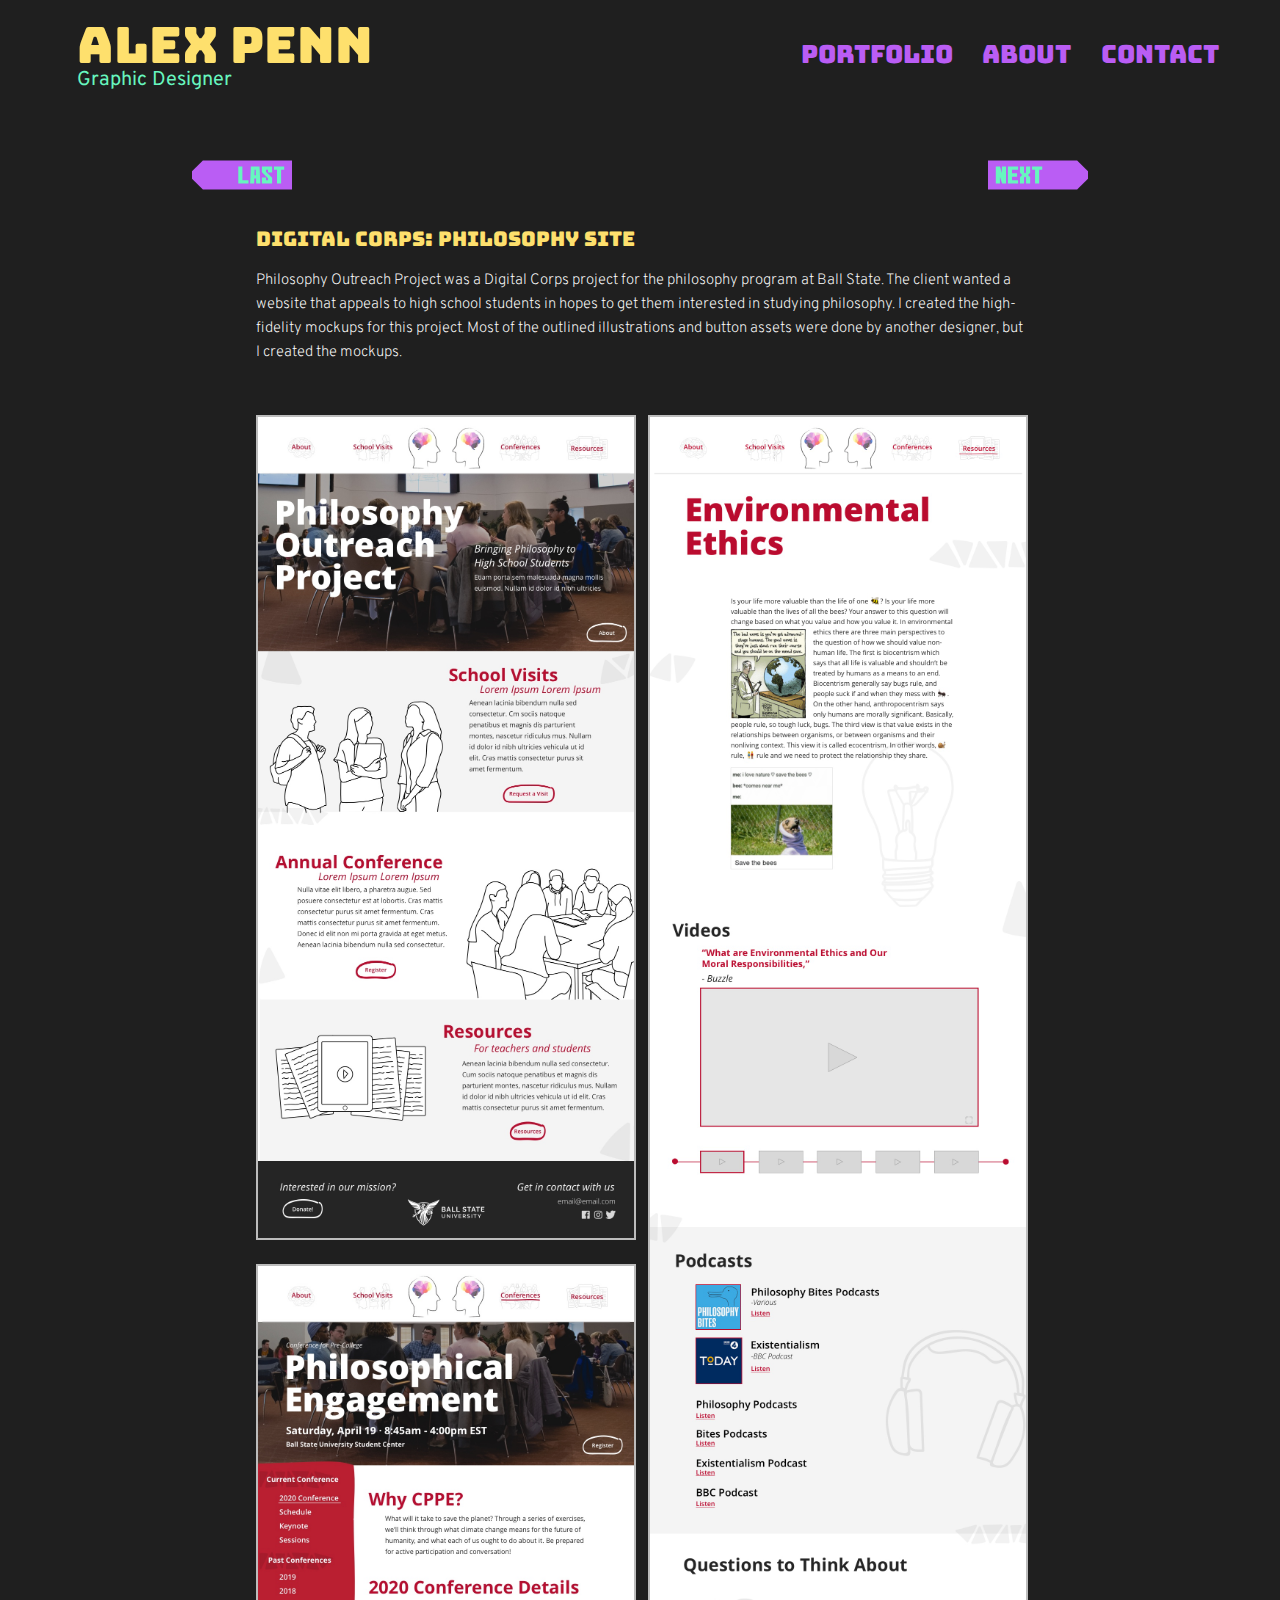
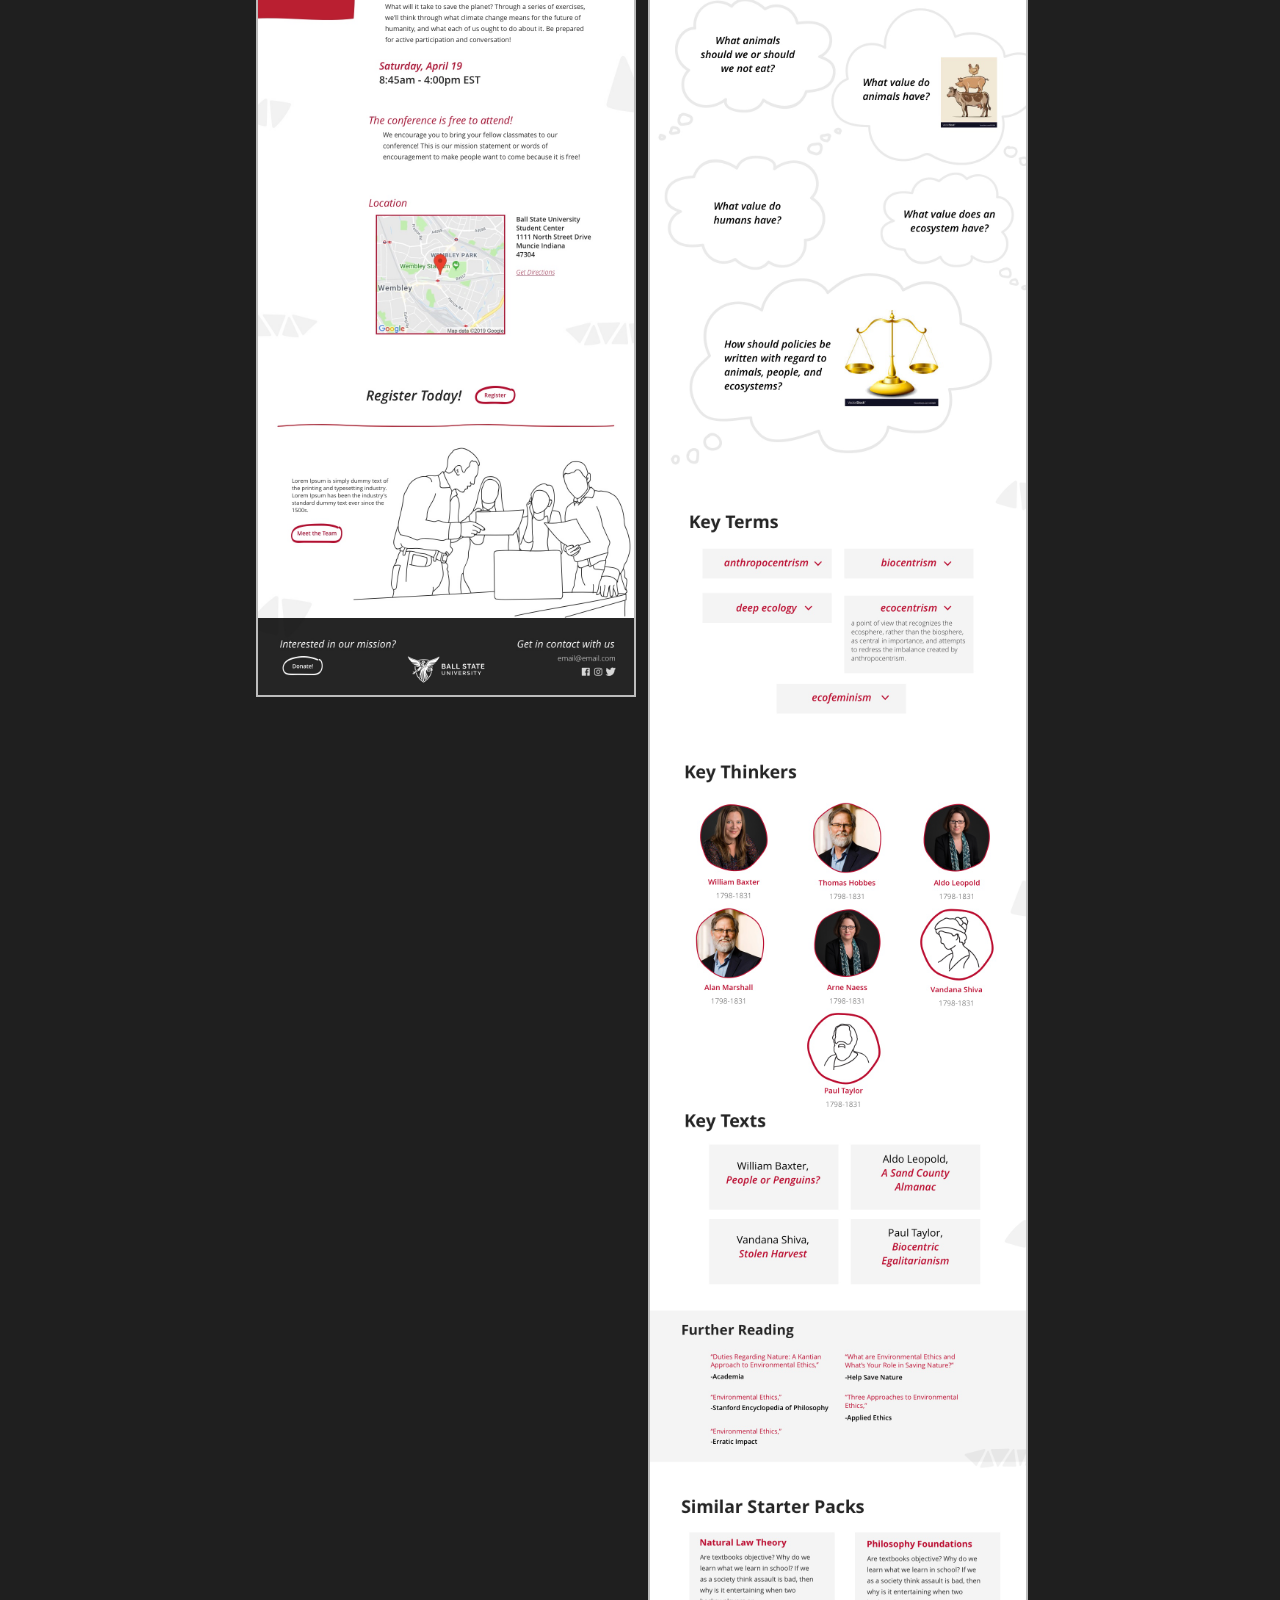
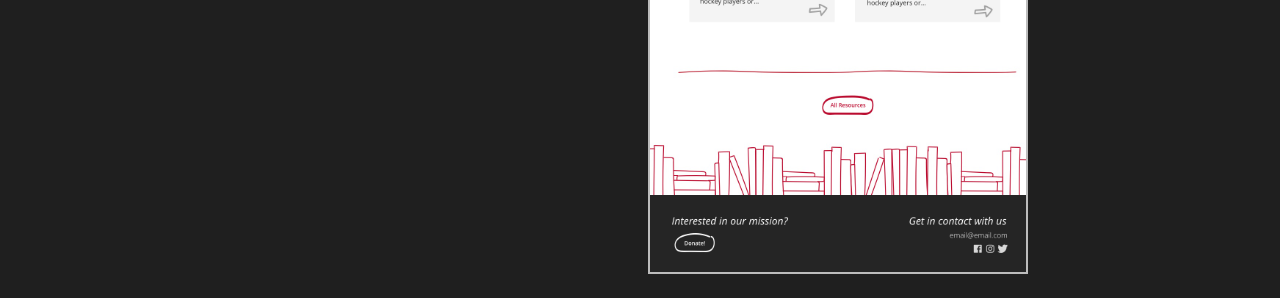
<file: philosophy.html>
<!DOCTYPE html>
<html lang="en">
<head>
    <meta charset="UTF-8">
    <meta name="viewport" content="width=device-width, initial-scale=1.0">
    <meta http-equiv="X-UA-Compatible" content="ie=edge">
    <link rel="stylesheet" href="scss/style.css">
   <link rel="stylesheet" href="scss/contact.css">
    <link rel="stylesheet" href="scss/main.css">
    <link rel="stylesheet" href="scss/about.css">
    <link rel="stylesheet" href="scss/portfolio-single.css">
    <link rel="icon" href="assets/favicon.svg">


    <link href="fonts/gomarice_no_continue.ttf" rel="stylesheet">
    <link href="https://fonts.googleapis.com/css?family=Overpass:300,400&display=swap" rel="stylesheet">
    <link href="https://fonts.googleapis.com/css?family=Bungee&display=swap" rel="stylesheet">

    <title>Alex Penn</title>
</head>
<body>
    <main>
        <div class="header">
            <div class="nav">
                <div class="name">
                    <a class="home" href="index.html">
                        <h1>Alex Penn</h1>
                        <h3>Graphic Designer</h3>
                    </a>
                 
                </div>

                    <div class="nav-buttons">
                        <a class="portfolio-button " href="index.html">Portfolio</a>

                        <a class="about-button" href="about.html">About</a>
               
                        <a class="contact-button" href="contact.html">Contact</a>
                    </div>
        </div>
        </div>

        <section class="portfolio-page">

        
            <div class="arrow-buttons">
                <a href="jazz-groove.html"><img src="assets/SVG/last.svg" alt=""></a>
                <a href="imm-brochure.html"><img src="assets/SVG/next.svg" alt=""></a>
                </div>
                    
                    

            <div class="project-about ">
                 <h1 class="project-title">Digital Corps: Philosophy Site </h1>
                 <p class="project-description"> Philosophy Outreach Project was a Digital Corps project for the philosophy program at Ball State. The client wanted a website that appeals to high school students in hopes to get them interested in studying philosophy. I created the high-fidelity mockups for this project. Most of the outlined illustrations and button assets were done by another designer, but I created the mockups.</p>
             </div>   

             <div class="project-photos columns-yes">
                <img src="portfolio/Philosophy Site/Home.jpg" alt="">

               <img src="portfolio/Philosophy Site/Conference Details.jpg" alt="">
               <img src="portfolio/Philosophy Site/Resource-individual-page Copy.jpg" alt="">
             </div>
             <!-- <div class="videos">
                <video width="720" height="480" controls="controls" 
                name="CADMA Diagonals" src="/photos/cadma/cadma-720/cadma-diagonal-video-720.mov"></video>

                <video width="720" height="480" controls="controls" 
                name="CADMA Icons" src="/photos/cadma/cadma-720/cadma-icon-click-720.mov"></video>

            </div> --> 

            <!-- <iframe class="pdfs" src="/portfolio/Imm Brochure/immersive-brochure-finished.jpg" height="1000" width="1000"></iframe> -->


           

        </section>
    </main>
    
</body>
</html>
</file>
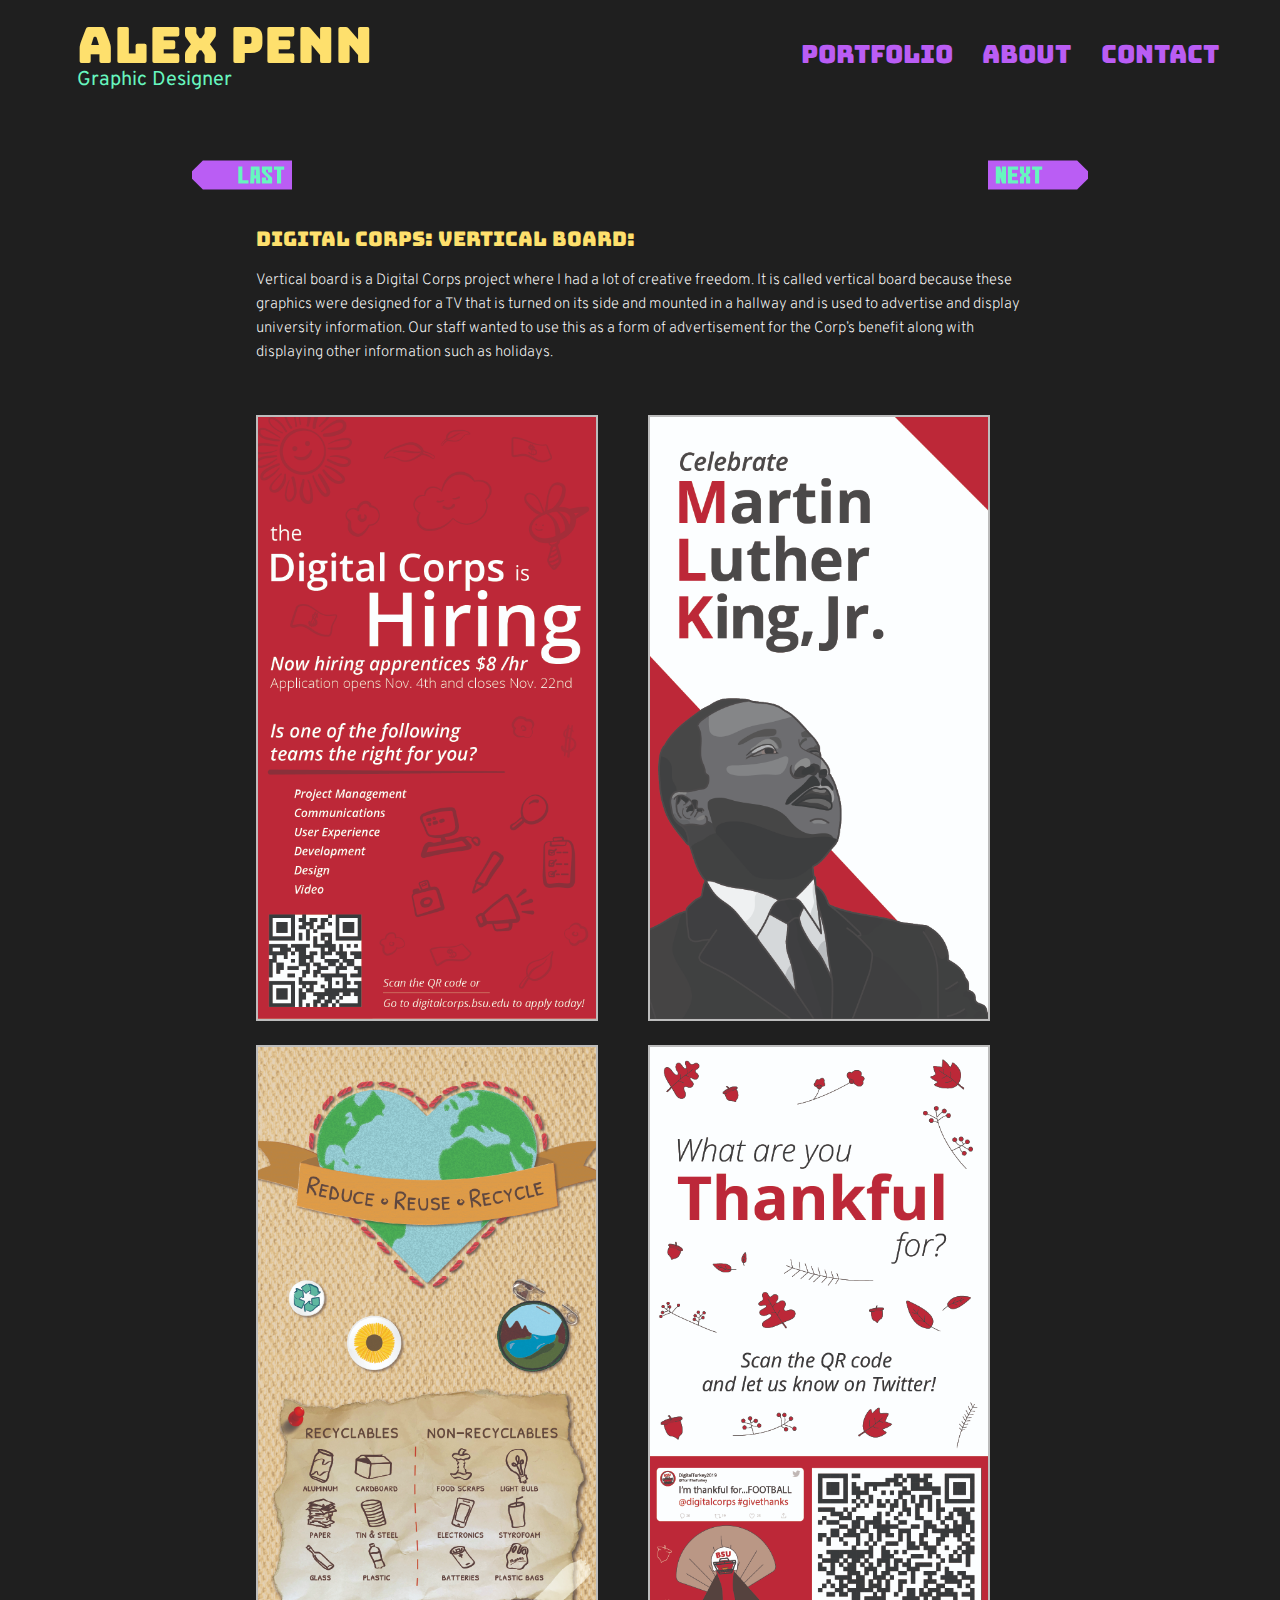
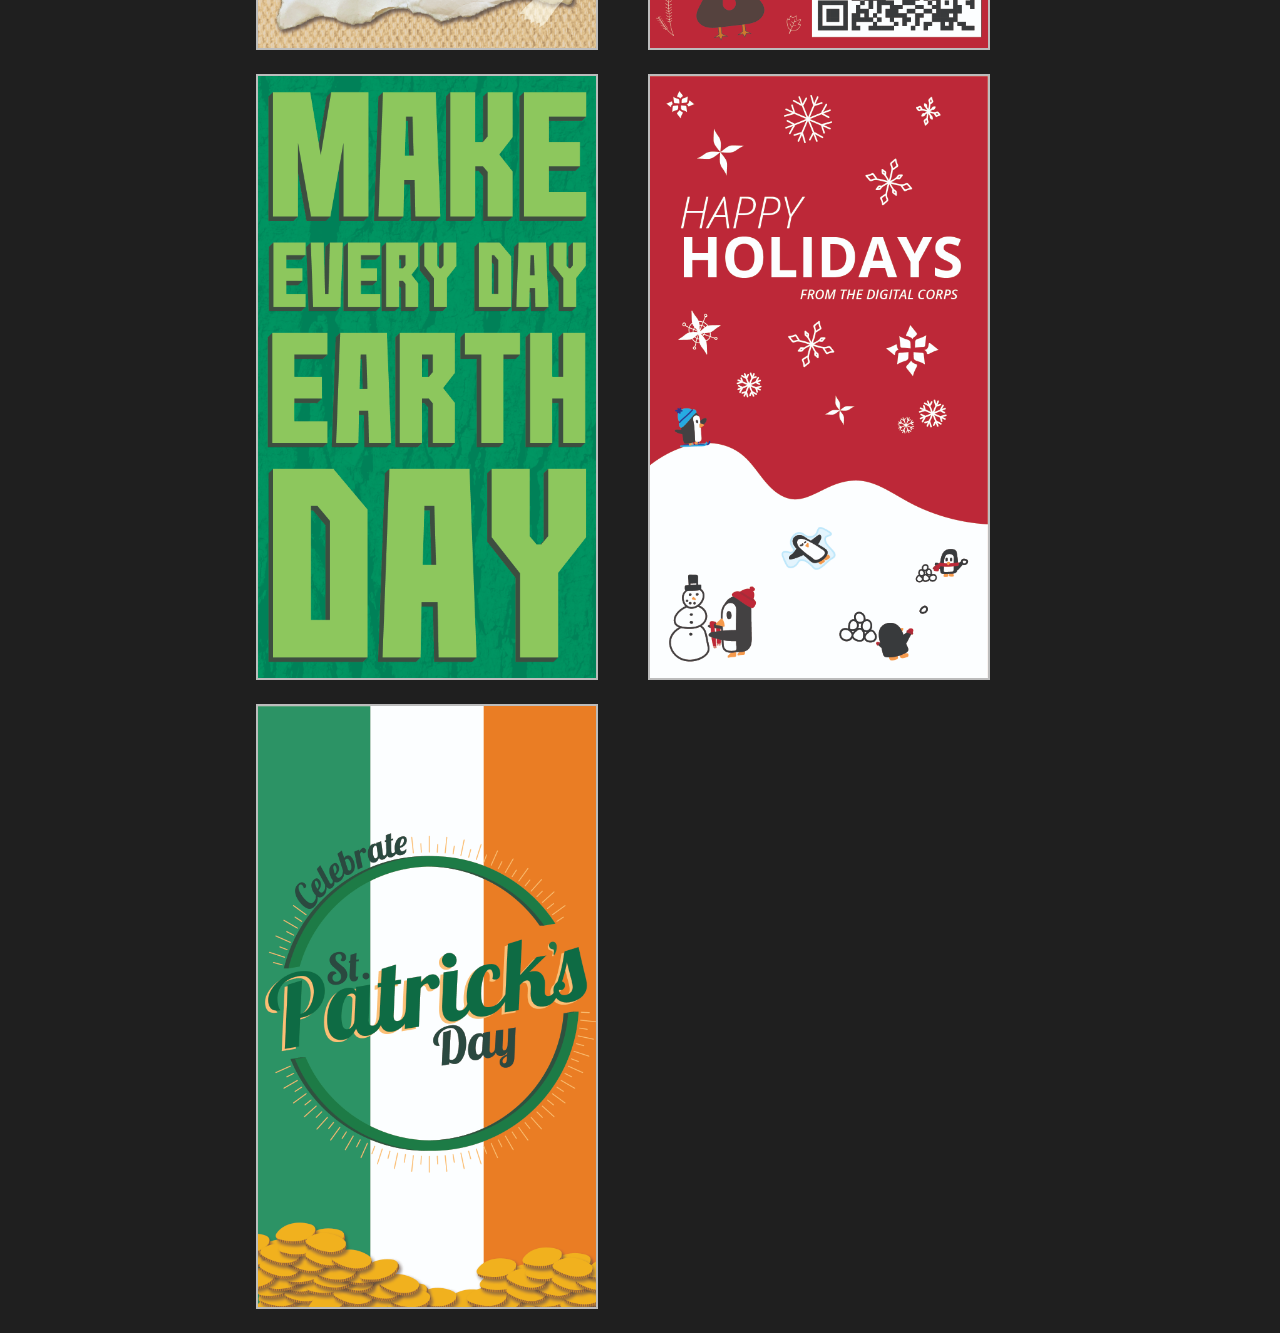
<file: vertical-board.html>
<!DOCTYPE html>
<html lang="en">
<head>
    <meta charset="UTF-8">
    <meta name="viewport" content="width=device-width, initial-scale=1.0">
    <meta http-equiv="X-UA-Compatible" content="ie=edge">
    <link rel="stylesheet" href="scss/style.css">
   <link rel="stylesheet" href="scss/contact.scss">
    <link rel="stylesheet" href="scss/main.css">
    <link rel="stylesheet" href="scss/about.css">
    <link rel="stylesheet" href="scss/portfolio-single.css">

    <link rel="icon" href="assets/favicon.svg">

    <link href="fonts/gomarice_no_continue.ttf" rel="stylesheet">
    <link href="https://fonts.googleapis.com/css?family=Overpass:300,400&display=swap" rel="stylesheet">
    <link href="https://fonts.googleapis.com/css?family=Bungee&display=swap" rel="stylesheet">

    <title>Alex Penn</title>
</head>
<body>
    <main>
        <div class="header">
            <div class="nav">
                <div class="name">
                    <a class="home" href="index.html">
                        <h1>Alex Penn</h1>
                        <h3>Graphic Designer</h3>
                    </a>
                 
                </div>

                    <div class="nav-buttons">
                        <a class="portfolio-button " href="index.html">Portfolio</a>

                        <a class="about-button" href="about.html">About</a>
               
                        <a class="contact-button" href="contact.html">Contact</a>
                    </div>
        </div>
        </div>

        <section class="portfolio-page">

        
            <div class="arrow-buttons">
                <a href="imm-brochure.html"><img src="assets/SVG/last.svg" alt=""></a>
                <a href="font.html"><img src="assets/SVG/next.svg" alt=""></a>
                </div>
                    
                    

            <div class="project-about">
                 <h1 class="project-title">Digital Corps: Vertical Board:</h1>
                 <p class="project-description">Vertical board is a Digital Corps project where I had a lot of creative freedom. It is called vertical board because these graphics were designed for a TV that is turned on its side and mounted in a hallway and is used to advertise and display university information. Our staff wanted to use this as a form of advertisement for the Corp’s benefit along with displaying other information such as holidays. </p>
             </div>   

             <div class="project-photos">

                 <div class="vertical-imgs">
                    <img src="portfolio/Vertical Board/1080w/Spring-Hiring.jpg" alt="">
                    <img src="portfolio/Vertical Board/1080w/Recycle.jpg" alt="">
                    <img src="portfolio/Vertical Board/1080w/Earth-Day.jpg" alt="">
                    <img src="portfolio/Vertical Board/1080w/St-Patricks-Day.jpg" alt="">
                    <img src="portfolio/Vertical Board/1080w/MLK-Day.jpg" alt="">
                    <img src="portfolio/Vertical Board/1080w/Give-Thanks.jpg" alt="">
                    <img src="portfolio/Vertical Board/1080w/Happy-Holidays.jpg" alt="">
                </div>
                <!-- <iframe src="/portfolio/Pawprint/all-deliverables.pdf" alt=""> -->
               
               <!-- <iframe src="/portfolio/Dumpling House/Penn-Alexandra-Brand-Guidelines.pdf" frameborder="0"></iframe> -->
               
             </div>
             <!-- <div class="videos videos-paw">
                <video width="720" height="480" controls="controls" 
                name="Dumpling House Logo Animation" src="/portfolio/Pawprint/OnlineAd-Deliverable/OnlineAd-Animated.mp4"></video> -->

                <!-- <video width="720" height="480" controls="controls" 
                name="CADMA Icons" src="/photos/cadma/cadma-720/cadma-icon-click-720.mov"></video>

            </div>  -->

            <!-- <iframe class="pdfs" src="/portfolio/Imm Brochure/immersive-brochure-finished.jpg" height="1000" width="1000"></iframe> -->


           

        </section>
    </main>
    
</body>
</html>
</file>
<file: scss/main.css>
body {
  background-color: #1F1F1F;
  height: 100vh;
  width: 100vw;
  position: relative;
}

body main {
  display: -webkit-box;
  display: -ms-flexbox;
  display: flex;
  -webkit-box-orient: vertical;
  -webkit-box-direction: normal;
      -ms-flex-direction: column;
          flex-direction: column;
}

body main .header {
  position: fixed;
  z-index: 1;
  padding-right: 6%;
  padding-left: 6%;
  background-color: #1F1F1F;
  width: 90vw;
  padding-bottom: 20px;
  padding-top: 20px;
}

@media (max-width: 700px) {
  body main .header {
    margin: 0 auto;
  }
}

body main .header .nav {
  display: -webkit-box;
  display: -ms-flexbox;
  display: flex;
  -webkit-box-orient: horizontal;
  -webkit-box-direction: normal;
      -ms-flex-direction: row;
          flex-direction: row;
  -webkit-box-align: baseline;
      -ms-flex-align: baseline;
          align-items: baseline;
  -webkit-box-pack: justify;
      -ms-flex-pack: justify;
          justify-content: space-between;
}

@media (max-width: 700px) {
  body main .header .nav {
    -webkit-box-align: start;
        -ms-flex-align: start;
            align-items: flex-start;
    -webkit-box-pack: space-evenly;
        -ms-flex-pack: space-evenly;
            justify-content: space-evenly;
  }
}

body main .header .nav .home {
  text-decoration: none;
}

body main .header .nav .name {
  display: -webkit-box;
  display: -ms-flexbox;
  display: flex;
  -webkit-box-orient: horizontal;
  -webkit-box-direction: normal;
      -ms-flex-direction: row;
          flex-direction: row;
  -webkit-box-align: baseline;
      -ms-flex-align: baseline;
          align-items: baseline;
}

@media (max-width: 1050px) {
  body main .header .nav .name {
    -webkit-box-orient: vertical;
    -webkit-box-direction: normal;
        -ms-flex-direction: column;
            flex-direction: column;
  }
}

body main .header .nav .name h1 {
  color: #FEE06D;
  font-size: 50px;
  font-family: "Bungee";
  padding-right: 15px;
}

@media (max-width: 880px) {
  body main .header .nav .name h1 {
    font-size: 40px;
  }
}

@media (max-width: 700px) {
  body main .header .nav .name h1 {
    font-size: 33px;
    padding-right: 0px;
    width: 10%;
  }
}

body main .header .nav .name h3 {
  color: #67F6BF;
  font-family: "Overpass";
  font-size: 20px;
}

@media (max-width: 700px) {
  body main .header .nav .name h3 {
    font-size: 12px;
  }
}

body main .header .nav .nav-buttons {
  -webkit-box-flex: 0;
      -ms-flex: none;
          flex: none;
}

@media (max-width: 700px) {
  body main .header .nav .nav-buttons {
    display: -webkit-box;
    display: -ms-flexbox;
    display: flex;
    -webkit-box-orient: vertical;
    -webkit-box-direction: normal;
        -ms-flex-direction: column;
            flex-direction: column;
    -webkit-box-align: end;
        -ms-flex-align: end;
            align-items: flex-end;
  }
}

body main .header .nav .nav-buttons .active-page {
  color: #67F6BF;
  border-bottom: 2px solid #67F6BF;
}

body main .header .nav .nav-buttons a {
  font-family: "Bungee";
  text-decoration: none;
  color: #BA5DF4;
  font-size: 25px;
  margin: 0px 10px;
  -webkit-transition: .5s;
  transition: .5s;
}

body main .header .nav .nav-buttons a:hover, body main .header .nav .nav-buttons a:active {
  color: #67F6BF;
  border-bottom: 2px solid #67F6BF;
}

@media (max-width: 700px) {
  body main .header .nav .nav-buttons a {
    margin-bottom: 5px;
    font-size: 20px;
  }
}

body main .portfolio-content {
  margin: 0 auto;
  margin-top: 150px;
  padding: 20px;
  display: -webkit-box;
  display: -ms-flexbox;
  display: flex;
}

@media (max-width: 865px) {
  body main .portfolio-content {
    margin: 0 auto;
    margin-top: 190px;
  }
}

body main .portfolio-content .sectionHeaders {
  color: #BA5DF4;
  padding-left: 10px;
  font-family: 'Overpass';
  font-size: 15px;
  margin-top: 20px;
}

body main .portfolio-content ul .webProjects {
  display: -webkit-box;
  display: -ms-flexbox;
  display: flex;
  -webkit-box-orient: vertical;
  -webkit-box-direction: normal;
      -ms-flex-direction: column;
          flex-direction: column;
}

body main .portfolio-content ul .webProjects .webWork {
  display: -webkit-box;
  display: -ms-flexbox;
  display: flex;
  -webkit-box-orient: horizontal;
  -webkit-box-direction: normal;
      -ms-flex-direction: row;
          flex-direction: row;
}

@media (max-width: 700px) {
  body main .portfolio-content ul .webProjects .webWork {
    -webkit-box-orient: vertical;
    -webkit-box-direction: normal;
        -ms-flex-direction: column;
            flex-direction: column;
  }
}

body main .portfolio-content ul .identityProjects {
  display: -webkit-box;
  display: -ms-flexbox;
  display: flex;
}

@media (max-width: 700px) {
  body main .portfolio-content ul .identityProjects {
    -webkit-box-orient: vertical;
    -webkit-box-direction: normal;
        -ms-flex-direction: column;
            flex-direction: column;
  }
}

body main .portfolio-content ul .miscProjects {
  display: -webkit-box;
  display: -ms-flexbox;
  display: flex;
}

@media (max-width: 700px) {
  body main .portfolio-content ul .miscProjects {
    -webkit-box-orient: vertical;
    -webkit-box-direction: normal;
        -ms-flex-direction: column;
            flex-direction: column;
  }
}

body main .portfolio-content ul li {
  margin: 10px 10px 20px 10px;
  margin-bottom: 20px;
  -webkit-transition: .5s;
  transition: .5s;
  position: relative;
  cursor: pointer;
  overflow: hidden;
}

body main .portfolio-content ul li img {
  width: 400px;
  height: 400px;
  -webkit-transition: .5s;
  transition: .5s;
  position: relative;
  border: 2px solid #FEE06D;
}

@media (max-width: 1600px) {
  body main .portfolio-content ul li img {
    width: 250px;
    height: 250px;
  }
}

body main .portfolio-content ul li::before {
  position: absolute;
  content: "";
  top: 0;
  bottom: 0;
  left: 0;
  right: 0;
  height: 100%;
  width: 300px;
  opacity: 0;
  -webkit-transition: .5s ease;
  transition: .5s ease;
  background-color: black;
  z-index: 10;
  pointer-events: none;
}

body main .portfolio-content ul li:hover {
  -webkit-transform: scale(1.03);
          transform: scale(1.03);
}

body main .portfolio-content ul li:hover::before {
  opacity: 0%;
}

body main .portfolio-content ul li:hover span {
  opacity: 1;
  -webkit-transform: none;
          transform: none;
}

body main .portfolio-content ul li a {
  display: block;
}

body main .portfolio-content ul li span {
  display: block;
  position: absolute;
  bottom: 5%;
  right: 5%;
  color: white;
  text-shadow: 1px 1px 2px grey;
  z-index: 100;
  font-size: 17px;
  opacity: 0;
  -webkit-transition: .5s;
  transition: .5s;
  -webkit-transform: translateX(50%);
          transform: translateX(50%);
  font-family: "Overpass";
}

.plainFont, .detailedFont {
  display: -webkit-box;
  display: -ms-flexbox;
  display: flex;
  -webkit-box-orient: horizontal;
  -webkit-box-direction: normal;
      -ms-flex-direction: row;
          flex-direction: row;
  width: 47.2%;
}

@media (max-width: 600px) {
  .plainFont, .detailedFont {
    -webkit-box-orient: vertical;
    -webkit-box-direction: normal;
        -ms-flex-direction: column;
            flex-direction: column;
    width: 100%;
  }
}

.plainFont img, .detailedFont img {
  margin-right: 10% !important;
  margin-bottom: 10% !important;
}

.inactive {
  opacity: 0%;
}

.vertical-imgs {
  -webkit-columns: 2;
          columns: 2;
}

.vertical-imgs img {
  width: 90%;
}

.killme {
  width: 800px !important;
  height: 300px !important;
}

@media (max-width: 800px) {
  .killme {
    width: 250px !important;
    height: 150px !important;
  }
}
/*# sourceMappingURL=main.css.map */
</file>
<file: scss/about.css>
.about {
  width: 80vw;
  margin: 0 auto;
  margin-top: 150px;
  display: -webkit-box;
  display: -ms-flexbox;
  display: flex;
  -webkit-box-pack: center;
      -ms-flex-pack: center;
          justify-content: center;
}

@media (max-width: 885px) {
  .about {
    margin-top: 190px;
  }
}

@media (max-width: 600px) {
  .about {
    -webkit-box-orient: vertical;
    -webkit-box-direction: normal;
        -ms-flex-direction: column;
            flex-direction: column;
  }
}

.about .about-container {
  display: -webkit-box;
  display: -ms-flexbox;
  display: flex;
  -webkit-box-orient: vertical;
  -webkit-box-direction: normal;
      -ms-flex-direction: column;
          flex-direction: column;
  margin-left: 100px;
  margin-top: 50px;
  height: auto;
}

@media (max-width: 877px) {
  .about .about-container {
    margin-top: 0px;
    margin-left: 50px;
  }
}

@media (max-width: 600px) {
  .about .about-container {
    margin-top: 20px;
    margin-left: 0px;
  }
}

.about .about-container .text h2 {
  color: #FEE06D;
  font-family: "Bungee";
  padding-bottom: 15px;
  font-size: 20px;
}

.about .about-container .text p {
  color: white;
  font-family: "Overpass";
  width: 500px;
  line-height: 1.2em;
  font-size: 18px;
}

@media (max-width: 1000px) {
  .about .about-container .text p {
    font-size: 15px;
    width: 70%;
  }
}

@media (max-width: 770px) {
  .about .about-container .text p {
    width: 100%;
  }
}

.about img {
  display: block;
  width: auto;
  max-height: 500px;
  border: 2px solid #FEE06D;
}

@media (max-width: 600px) {
  .about img {
    height: 500px;
  }
}

@media (max-width: 450px) {
  .about img {
    width: 80vw;
    height: auto;
  }
}

.about .socials {
  padding-top: 20px;
  display: -webkit-box;
  display: -ms-flexbox;
  display: flex;
  -webkit-transition: .5s;
  transition: .5s;
}

@media (max-width: 700px) {
  .about .socials {
    margin-bottom: 30px;
  }
}

.about .socials img {
  border: none;
  width: 40px;
  height: 40px;
  padding: 10px 10px 0px 0px;
  -webkit-transition: .5s;
  transition: .5s;
}

.about .socials img:hover {
  -webkit-transform: scale(1.2);
          transform: scale(1.2);
}

.about .resume {
  background-color: #212121;
  border: 2px solid #FEE06D;
  padding: 5px 10px;
  color: #BA5DF4;
  font-size: 15px;
  font-family: "Bungee";
  -webkit-transition: .5s;
  transition: .5s;
  margin-top: 12px;
}

.about .resume:hover {
  background-color: #fee06d;
}
/*# sourceMappingURL=about.css.map */
</file>
<file: scss/contact.css>
.contact {
  width: 80vw;
  margin: 0 auto;
  margin-top: 150px;
  display: -webkit-box;
  display: -ms-flexbox;
  display: flex;
  -webkit-box-pack: center;
      -ms-flex-pack: center;
          justify-content: center;
}

@media (max-width: 885px) {
  .contact {
    margin-top: 190px;
    margin-bottom: 50px;
  }
}

.contact .contact-container h1 {
  color: #FEE06D;
  font-family: "Bungee";
  font-size: 20px;
}

.contact .contact-container form {
  display: -webkit-box;
  display: -ms-flexbox;
  display: flex;
  -webkit-box-orient: vertical;
  -webkit-box-direction: normal;
      -ms-flex-direction: column;
          flex-direction: column;
  width: 500px;
}

@media (max-width: 600px) {
  .contact .contact-container form {
    width: 80vw;
  }
}

.contact .contact-container form label {
  color: #67F6BF;
  font-family: "Bungee";
  padding-bottom: 7px;
  padding-top: 25px;
  font-size: 15px;
}

.contact .contact-container form input.plain, .contact .contact-container form textarea.plain {
  font-family: "Overpass";
  font-size: 15px;
  background-color: #212121;
  border: 2px solid #FEE06D;
  padding: 5px 10px;
  color: white;
}

.contact .contact-container form input.submit {
  background-color: #212121;
  border: 2px solid #FEE06D;
  padding: 5px 10px;
  color: #BA5DF4;
  font-size: 15px;
  font-family: "Bungee";
  -webkit-transition: .5s;
  transition: .5s;
}

.contact .contact-container form input.submit:hover {
  background-color: #fee06d;
}

.contact .contact-container form .submit-div {
  display: -webkit-box;
  display: -ms-flexbox;
  display: flex;
  -webkit-box-pack: end;
      -ms-flex-pack: end;
          justify-content: flex-end;
  margin-top: 25px;
}
/*# sourceMappingURL=contact.css.map */
</file>
<file: scss/portfolio-single.css>
.portfolio-page {
  width: 70vw;
  margin: 0 auto;
  margin-top: 125px;
}

@media (max-width: 800px) {
  .portfolio-page {
    margin-top: 170px;
  }
}

.portfolio-page .arrow-buttons {
  display: -webkit-box;
  display: -ms-flexbox;
  display: flex;
  -webkit-box-align: center;
      -ms-flex-align: center;
          align-items: center;
  -webkit-box-pack: justify;
      -ms-flex-pack: justify;
          justify-content: space-between;
}

.portfolio-page .arrow-buttons img {
  width: 100px !important;
  height: 100px !important;
}

.portfolio-page .project-about {
  width: 60vw;
  margin: 0 auto;
}

.portfolio-page .project-about h1 {
  font-size: 20px;
  color: #FEE06D;
  font-family: "Bungee";
  margin-bottom: 20px;
}

@media (max-width: 700px) {
  .portfolio-page .project-about h1 {
    font-size: 15px;
  }
}

.portfolio-page .project-about .project-description {
  color: white;
  font-family: "Overpass";
  line-height: 1.6em;
  font-size: 15px;
  margin-bottom: 50px;
  font-weight: 200;
}

@media (max-width: 700px) {
  .portfolio-page .project-about .project-description {
    font-size: 12px;
  }
}

.portfolio-page .columns-yes {
  -webkit-columns: 2;
          columns: 2;
  margin: 0 auto;
  width: 60vw;
}

.portfolio-page .project-photos {
  margin: 0 auto;
  width: 60vw;
}

.portfolio-page .project-photos img {
  margin: 0 auto;
  margin-bottom: 20px;
  max-width: 100%;
  border: 2px solid #bcbcbc;
}

.portfolio-page .cool-project {
  -webkit-columns: 3;
          columns: 3;
  margin: 0 auto;
  width: 60vw;
}

.portfolio-page .cool-project img {
  margin: 0 auto;
  margin-bottom: 20px;
  max-width: 100%;
  border: 2px solid #bcbcbc;
}

.portfolio-page .videos {
  display: -webkit-box;
  display: -ms-flexbox;
  display: flex;
  -webkit-box-orient: vertical;
  -webkit-box-direction: normal;
      -ms-flex-direction: column;
          flex-direction: column;
  width: 61vw;
  margin: 0 auto;
  margin-bottom: 50px;
}

.portfolio-page .videos video {
  width: 100%;
  height: 100%;
  margin-bottom: 20px;
}

.portfolio-page iframe {
  width: 61vw;
  height: 500px;
  margin-bottom: 50px;
}

.portfolio-page .videos-paw {
  width: 31vw;
}

.project-description1 {
  color: white;
  font-family: "Overpass";
  line-height: 1.7em;
  font-size: 15px;
  margin-bottom: 20px;
  margin-top: 50px;
  font-weight: 200;
}

@media (max-width: 700px) {
  .project-description1 {
    font-size: 12px;
  }
}
/*# sourceMappingURL=portfolio-single.css.map */
</file>
<file: scss/style.css>
/* http://meyerweb.com/eric/tools/css/reset/ 
   v2.0 | 20110126
   License: none (public domain)
*/
html, body, div, span, applet, object, iframe,
h1, h2, h3, h4, h5, h6, p, blockquote, pre,
a, abbr, acronym, address, big, cite, code,
del, dfn, em, img, ins, kbd, q, s, samp,
small, strike, strong, sub, sup, tt, var,
b, u, i, center,
dl, dt, dd, ol, ul, li,
fieldset, form, label, legend,
table, caption, tbody, tfoot, thead, tr, th, td,
article, aside, canvas, details, embed,
figure, figcaption, footer, header, hgroup,
menu, nav, output, ruby, section, summary,
time, mark, audio, video {
  margin: 0;
  padding: 0;
  border: 0;
  font-size: 100%;
  font: inherit;
  vertical-align: baseline;
}

/* HTML5 display-role reset for older browsers */
article, aside, details, figcaption, figure,
footer, header, hgroup, menu, nav, section {
  display: block;
}

body {
  line-height: 1;
}

ol, ul {
  list-style: none;
}

blockquote, q {
  quotes: none;
}

blockquote:before, blockquote:after,
q:before, q:after {
  content: '';
  content: none;
}

body {
  font-family: 'Courier New', Courier, monospace;
}

.about {
  width: 80vw;
  margin: 0 auto;
  margin-top: 150px;
  display: -webkit-box;
  display: -ms-flexbox;
  display: flex;
  -webkit-box-pack: center;
      -ms-flex-pack: center;
          justify-content: center;
}

@media (max-width: 885px) {
  .about {
    margin-top: 190px;
  }
}

@media (max-width: 600px) {
  .about {
    -webkit-box-orient: vertical;
    -webkit-box-direction: normal;
        -ms-flex-direction: column;
            flex-direction: column;
  }
}

.about .about-container {
  display: -webkit-box;
  display: -ms-flexbox;
  display: flex;
  -webkit-box-orient: vertical;
  -webkit-box-direction: normal;
      -ms-flex-direction: column;
          flex-direction: column;
  margin-left: 100px;
  margin-top: 50px;
  height: auto;
}

@media (max-width: 877px) {
  .about .about-container {
    margin-top: 0px;
    margin-left: 50px;
  }
}

@media (max-width: 600px) {
  .about .about-container {
    margin-top: 20px;
    margin-left: 0px;
  }
}

.about .about-container .text h2 {
  color: #FEE06D;
  font-family: "Bungee";
  padding-bottom: 15px;
  font-size: 20px;
}

.about .about-container .text p {
  color: white;
  font-family: "Overpass";
  width: 500px;
  line-height: 1.2em;
  font-size: 18px;
}

@media (max-width: 1000px) {
  .about .about-container .text p {
    font-size: 15px;
    width: 70%;
  }
}

@media (max-width: 770px) {
  .about .about-container .text p {
    width: 100%;
  }
}

.about img {
  display: block;
  width: auto;
  max-height: 500px;
  border: 2px solid #FEE06D;
}

@media (max-width: 600px) {
  .about img {
    height: 500px;
  }
}

@media (max-width: 450px) {
  .about img {
    width: 80vw;
    height: auto;
  }
}

.about .socials {
  padding-top: 20px;
  display: -webkit-box;
  display: -ms-flexbox;
  display: flex;
  -webkit-transition: .5s;
  transition: .5s;
}

@media (max-width: 700px) {
  .about .socials {
    margin-bottom: 30px;
  }
}

.about .socials img {
  border: none;
  width: 40px;
  height: 40px;
  padding: 10px 10px 0px 0px;
  -webkit-transition: .5s;
  transition: .5s;
}

.about .socials img:hover {
  -webkit-transform: scale(1.2);
          transform: scale(1.2);
}

.about .resume {
  background-color: #212121;
  border: 2px solid #FEE06D;
  padding: 5px 10px;
  color: #BA5DF4;
  font-size: 15px;
  font-family: "Bungee";
  -webkit-transition: .5s;
  transition: .5s;
  margin-top: 12px;
}

.about .resume:hover {
  background-color: #fee06d;
}

.contact {
  width: 80vw;
  margin: 0 auto;
  margin-top: 150px;
  display: -webkit-box;
  display: -ms-flexbox;
  display: flex;
  -webkit-box-pack: center;
      -ms-flex-pack: center;
          justify-content: center;
}

@media (max-width: 885px) {
  .contact {
    margin-top: 190px;
    margin-bottom: 50px;
  }
}

.contact .contact-container h1 {
  color: #FEE06D;
  font-family: "Bungee";
  font-size: 20px;
}

.contact .contact-container form {
  display: -webkit-box;
  display: -ms-flexbox;
  display: flex;
  -webkit-box-orient: vertical;
  -webkit-box-direction: normal;
      -ms-flex-direction: column;
          flex-direction: column;
  width: 500px;
}

@media (max-width: 600px) {
  .contact .contact-container form {
    width: 80vw;
  }
}

.contact .contact-container form label {
  color: #67F6BF;
  font-family: "Bungee";
  padding-bottom: 7px;
  padding-top: 25px;
  font-size: 15px;
}

.contact .contact-container form input.plain, .contact .contact-container form textarea.plain {
  font-family: "Overpass";
  font-size: 15px;
  background-color: #212121;
  border: 2px solid #FEE06D;
  padding: 5px 10px;
  color: white;
}

.contact .contact-container form input.submit {
  background-color: #212121;
  border: 2px solid #FEE06D;
  padding: 5px 10px;
  color: #BA5DF4;
  font-size: 15px;
  font-family: "Bungee";
  -webkit-transition: .5s;
  transition: .5s;
}

.contact .contact-container form input.submit:hover {
  background-color: #fee06d;
}

.contact .contact-container form .submit-div {
  display: -webkit-box;
  display: -ms-flexbox;
  display: flex;
  -webkit-box-pack: end;
      -ms-flex-pack: end;
          justify-content: flex-end;
  margin-top: 25px;
}

body {
  background-color: #1F1F1F;
  height: 100vh;
  width: 100vw;
  position: relative;
}

body main {
  display: -webkit-box;
  display: -ms-flexbox;
  display: flex;
  -webkit-box-orient: vertical;
  -webkit-box-direction: normal;
      -ms-flex-direction: column;
          flex-direction: column;
}

body main .header {
  position: fixed;
  z-index: 1;
  padding-right: 6%;
  padding-left: 6%;
  background-color: #1F1F1F;
  width: 90vw;
  padding-bottom: 20px;
  padding-top: 20px;
}

@media (max-width: 700px) {
  body main .header {
    margin: 0 auto;
  }
}

body main .header .nav {
  display: -webkit-box;
  display: -ms-flexbox;
  display: flex;
  -webkit-box-orient: horizontal;
  -webkit-box-direction: normal;
      -ms-flex-direction: row;
          flex-direction: row;
  -webkit-box-align: baseline;
      -ms-flex-align: baseline;
          align-items: baseline;
  -webkit-box-pack: justify;
      -ms-flex-pack: justify;
          justify-content: space-between;
}

@media (max-width: 700px) {
  body main .header .nav {
    -webkit-box-align: start;
        -ms-flex-align: start;
            align-items: flex-start;
    -webkit-box-pack: space-evenly;
        -ms-flex-pack: space-evenly;
            justify-content: space-evenly;
  }
}

body main .header .nav .home {
  text-decoration: none;
}

body main .header .nav .name {
  display: -webkit-box;
  display: -ms-flexbox;
  display: flex;
  -webkit-box-orient: horizontal;
  -webkit-box-direction: normal;
      -ms-flex-direction: row;
          flex-direction: row;
  -webkit-box-align: baseline;
      -ms-flex-align: baseline;
          align-items: baseline;
}

@media (max-width: 1050px) {
  body main .header .nav .name {
    -webkit-box-orient: vertical;
    -webkit-box-direction: normal;
        -ms-flex-direction: column;
            flex-direction: column;
  }
}

body main .header .nav .name h1 {
  color: #FEE06D;
  font-size: 50px;
  font-family: "Bungee";
  padding-right: 15px;
}

@media (max-width: 880px) {
  body main .header .nav .name h1 {
    font-size: 40px;
  }
}

@media (max-width: 700px) {
  body main .header .nav .name h1 {
    font-size: 33px;
    padding-right: 0px;
    width: 10%;
  }
}

body main .header .nav .name h3 {
  color: #67F6BF;
  font-family: "Overpass";
  font-size: 20px;
}

@media (max-width: 700px) {
  body main .header .nav .name h3 {
    font-size: 12px;
  }
}

body main .header .nav .nav-buttons {
  -webkit-box-flex: 0;
      -ms-flex: none;
          flex: none;
}

@media (max-width: 700px) {
  body main .header .nav .nav-buttons {
    display: -webkit-box;
    display: -ms-flexbox;
    display: flex;
    -webkit-box-orient: vertical;
    -webkit-box-direction: normal;
        -ms-flex-direction: column;
            flex-direction: column;
    -webkit-box-align: end;
        -ms-flex-align: end;
            align-items: flex-end;
  }
}

body main .header .nav .nav-buttons .active-page {
  color: #67F6BF;
  border-bottom: 2px solid #67F6BF;
}

body main .header .nav .nav-buttons a {
  font-family: "Bungee";
  text-decoration: none;
  color: #BA5DF4;
  font-size: 25px;
  margin: 0px 10px;
  -webkit-transition: .5s;
  transition: .5s;
}

body main .header .nav .nav-buttons a:hover, body main .header .nav .nav-buttons a:active {
  color: #67F6BF;
  border-bottom: 2px solid #67F6BF;
}

@media (max-width: 700px) {
  body main .header .nav .nav-buttons a {
    margin-bottom: 5px;
    font-size: 20px;
  }
}

body main .portfolio-content {
  margin: 0 auto;
  margin-top: 150px;
  padding: 20px;
  display: -webkit-box;
  display: -ms-flexbox;
  display: flex;
}

@media (max-width: 865px) {
  body main .portfolio-content {
    margin: 0 auto;
    margin-top: 190px;
  }
}

body main .portfolio-content .sectionHeaders {
  color: #BA5DF4;
  padding-left: 10px;
  font-family: 'Overpass';
  font-size: 15px;
  margin-top: 20px;
}

body main .portfolio-content ul .webProjects {
  display: -webkit-box;
  display: -ms-flexbox;
  display: flex;
  -webkit-box-orient: vertical;
  -webkit-box-direction: normal;
      -ms-flex-direction: column;
          flex-direction: column;
}

body main .portfolio-content ul .webProjects .webWork {
  display: -webkit-box;
  display: -ms-flexbox;
  display: flex;
  -webkit-box-orient: horizontal;
  -webkit-box-direction: normal;
      -ms-flex-direction: row;
          flex-direction: row;
}

@media (max-width: 700px) {
  body main .portfolio-content ul .webProjects .webWork {
    -webkit-box-orient: vertical;
    -webkit-box-direction: normal;
        -ms-flex-direction: column;
            flex-direction: column;
  }
}

body main .portfolio-content ul .identityProjects {
  display: -webkit-box;
  display: -ms-flexbox;
  display: flex;
}

@media (max-width: 700px) {
  body main .portfolio-content ul .identityProjects {
    -webkit-box-orient: vertical;
    -webkit-box-direction: normal;
        -ms-flex-direction: column;
            flex-direction: column;
  }
}

body main .portfolio-content ul .miscProjects {
  display: -webkit-box;
  display: -ms-flexbox;
  display: flex;
}

@media (max-width: 700px) {
  body main .portfolio-content ul .miscProjects {
    -webkit-box-orient: vertical;
    -webkit-box-direction: normal;
        -ms-flex-direction: column;
            flex-direction: column;
  }
}

body main .portfolio-content ul li {
  margin: 10px 10px 20px 10px;
  margin-bottom: 20px;
  -webkit-transition: .5s;
  transition: .5s;
  position: relative;
  cursor: pointer;
  overflow: hidden;
}

body main .portfolio-content ul li img {
  width: 400px;
  height: 400px;
  -webkit-transition: .5s;
  transition: .5s;
  position: relative;
  border: 2px solid #FEE06D;
}

@media (max-width: 1600px) {
  body main .portfolio-content ul li img {
    width: 250px;
    height: 250px;
  }
}

body main .portfolio-content ul li::before {
  position: absolute;
  content: "";
  top: 0;
  bottom: 0;
  left: 0;
  right: 0;
  height: 100%;
  width: 300px;
  opacity: 0;
  -webkit-transition: .5s ease;
  transition: .5s ease;
  background-color: black;
  z-index: 10;
  pointer-events: none;
}

body main .portfolio-content ul li:hover {
  -webkit-transform: scale(1.03);
          transform: scale(1.03);
}

body main .portfolio-content ul li:hover::before {
  opacity: 0%;
}

body main .portfolio-content ul li:hover span {
  opacity: 1;
  -webkit-transform: none;
          transform: none;
}

body main .portfolio-content ul li a {
  display: block;
}

body main .portfolio-content ul li span {
  display: block;
  position: absolute;
  bottom: 5%;
  right: 5%;
  color: white;
  text-shadow: 1px 1px 2px grey;
  z-index: 100;
  font-size: 17px;
  opacity: 0;
  -webkit-transition: .5s;
  transition: .5s;
  -webkit-transform: translateX(50%);
          transform: translateX(50%);
  font-family: "Overpass";
}

.plainFont, .detailedFont {
  display: -webkit-box;
  display: -ms-flexbox;
  display: flex;
  -webkit-box-orient: horizontal;
  -webkit-box-direction: normal;
      -ms-flex-direction: row;
          flex-direction: row;
  width: 47.2%;
}

@media (max-width: 600px) {
  .plainFont, .detailedFont {
    -webkit-box-orient: vertical;
    -webkit-box-direction: normal;
        -ms-flex-direction: column;
            flex-direction: column;
    width: 100%;
  }
}

.plainFont img, .detailedFont img {
  margin-right: 10% !important;
  margin-bottom: 10% !important;
}

.inactive {
  opacity: 0%;
}

.vertical-imgs {
  -webkit-columns: 2;
          columns: 2;
}

.vertical-imgs img {
  width: 90%;
}

.killme {
  width: 800px !important;
  height: 300px !important;
}

@media (max-width: 800px) {
  .killme {
    width: 250px !important;
    height: 150px !important;
  }
}
/*# sourceMappingURL=style.css.map */
</file>
